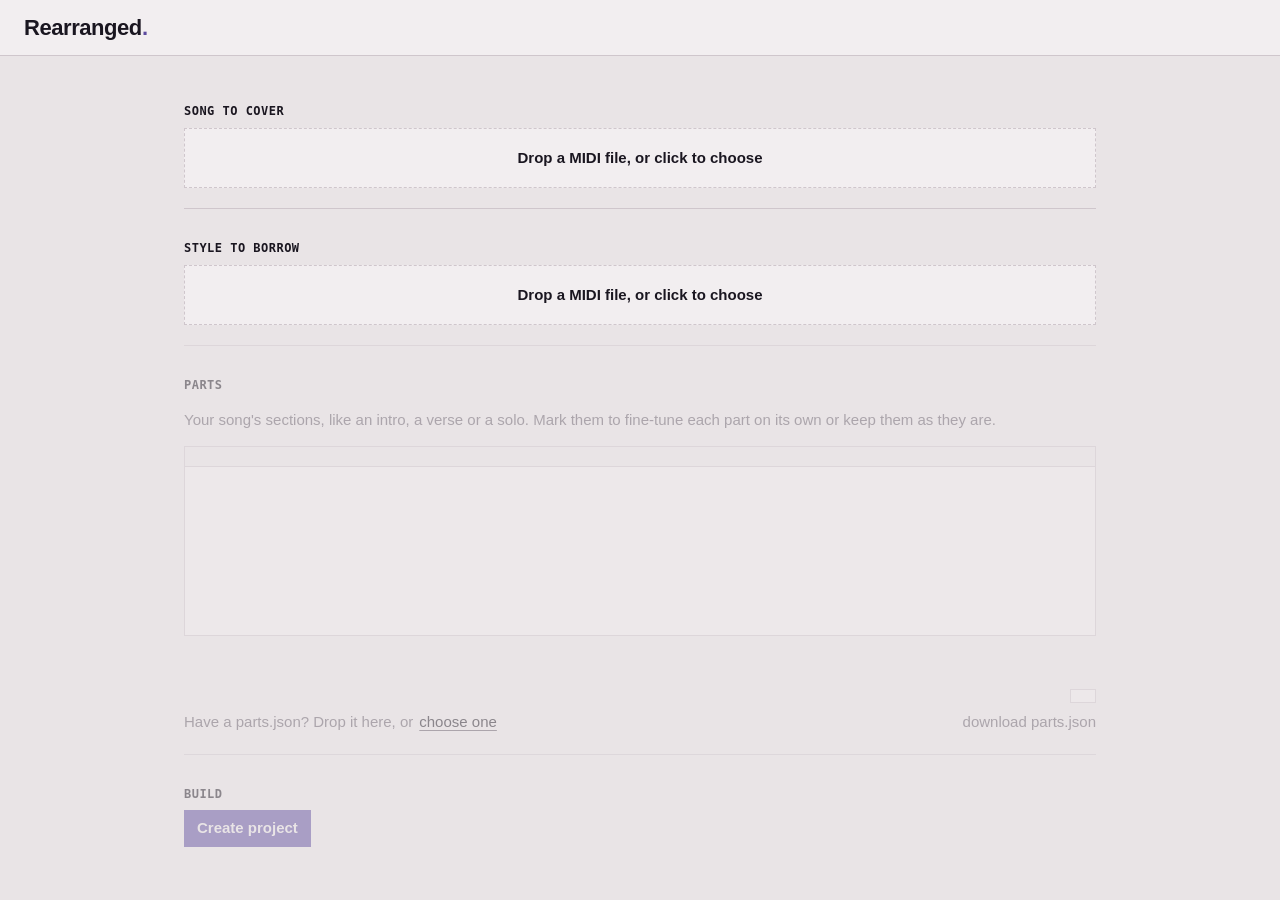
<file: index.html>
<!doctype html>
<html lang="en" data-category="transform">
<head>
<meta charset="utf-8">
<meta name="viewport" content="width=device-width, initial-scale=1">
<title>Rearranged</title>
<link rel="icon" href="favicons/favicon-32.png" sizes="32x32" type="image/png">
<link rel="icon" href="favicons/favicon.svg" type="image/svg+xml">
<link rel="apple-touch-icon" href="favicons/apple-touch-icon.png">
<link rel="stylesheet" href="vendor/design/tokens.css">
<link rel="stylesheet" href="app.css">
<script>
  // before paint: ?theme= wins, then the mode saved in any of the products (they share it)
  try { let t = new URLSearchParams(location.search).get("theme");
        if (t !== "paper" && t !== "night") t = localStorage.getItem("swwallowws:mode");
        if (t === "paper" || t === "night") document.documentElement.dataset.theme = t; } catch (_) {}
</script>
<style>
  .lab-row { display: flex; gap: 12px; align-items: center; border-bottom: var(--hairline); }
  .lab { flex: 1; display: flex; gap: 16px; align-items: baseline; padding: 12px 0;
         color: inherit; text-decoration: none; flex-wrap: wrap; }
  .lab:hover b { color: var(--acc); }
  .lab b { font-size: 16px; }
  /* two clicks to delete: the first fills it in the accent, the second deletes */
  .lab-del[data-armed] { background: var(--acc); border-color: var(--acc); color: var(--ground); }
</style>
</head>
<body>
<header class="ds-header">
  <a class="ds-wordmark" href="index.html">Rearranged<span class="dot">.</span></a>
  <div class="modes end"></div>
</header>
<main>
  <div class="section-head" style="border-top:0;margin-top:0;padding-top:0">
    <h2>Your projects</h2><span class="spacer"></span><a class="ds-button primary" href="new.html">New project</a>
  </div>
  <p class="mut">Rearrange a song in the style of another.</p>
  <div id="labs" class="mut">Loading…</div>
</main>
<script type="module">
import { labHref, setupRuns } from "./js/runs.js";
import { iconButton } from "./vendor/design/iconbutton.js";
const esc = (s) => String(s).replace(/[&<>"']/g, (c) => ({"&": "&amp;", "<": "&lt;", ">": "&gt;", '"': "&quot;", "'": "&#39;"}[c]));
const box = document.getElementById("labs");
try {
  const B = await setupRuns();
  const labs = await B.labs();
  // nothing to list yet: start a new project straight away
  if (!labs.length) location.replace("new.html");
  else {
    box.classList.remove("mut");
    box.innerHTML = labs.map((l) =>
      `<div class="lab-row" data-id="${esc(l.id)}"><a class="lab" href="${labHref(l.id)}"><b>${esc(l.title)}</b>` +
      `${l.donor ? `<span class="mut">with ${esc(l.donor)}</span>` : ""}<span>${esc(l.part)}</span>` +
      `<span class="spacer"></span><span class="mut mono">${new Date(l.at * 1000).toLocaleString([], {dateStyle: "short", timeStyle: "short"})}</span></a>` +
      `<button type="button" class="lab-del" data-icon="close" data-size="s" data-label="Delete this project"></button></div>`).join("");
    let armed = null, disarm = 0;
    const calm = () => { clearTimeout(disarm); if (armed) { armed.removeAttribute("data-armed"); armed.title = "Delete this project"; } armed = null; };
    for (const b of box.querySelectorAll(".lab-del")) {
      iconButton(b);
      b.addEventListener("click", async () => {
        const row = b.closest(".lab-row");
        if (armed !== b) {
          calm();
          armed = b;
          b.setAttribute("data-armed", "");
          b.title = `Click again to delete ${row.querySelector("b").textContent}`;
          disarm = setTimeout(calm, 4000);
          return;
        }
        calm();
        try { await B.deleteLab(row.dataset.id); } catch (err) { box.insertAdjacentText("afterbegin", err.message); return; }
        row.remove();
        if (!box.querySelector(".lab-row")) location.replace("new.html");
      });
    }
  }
} catch (err) {
  box.textContent = err.message;
}
</script>
</body>
</html>
</file>
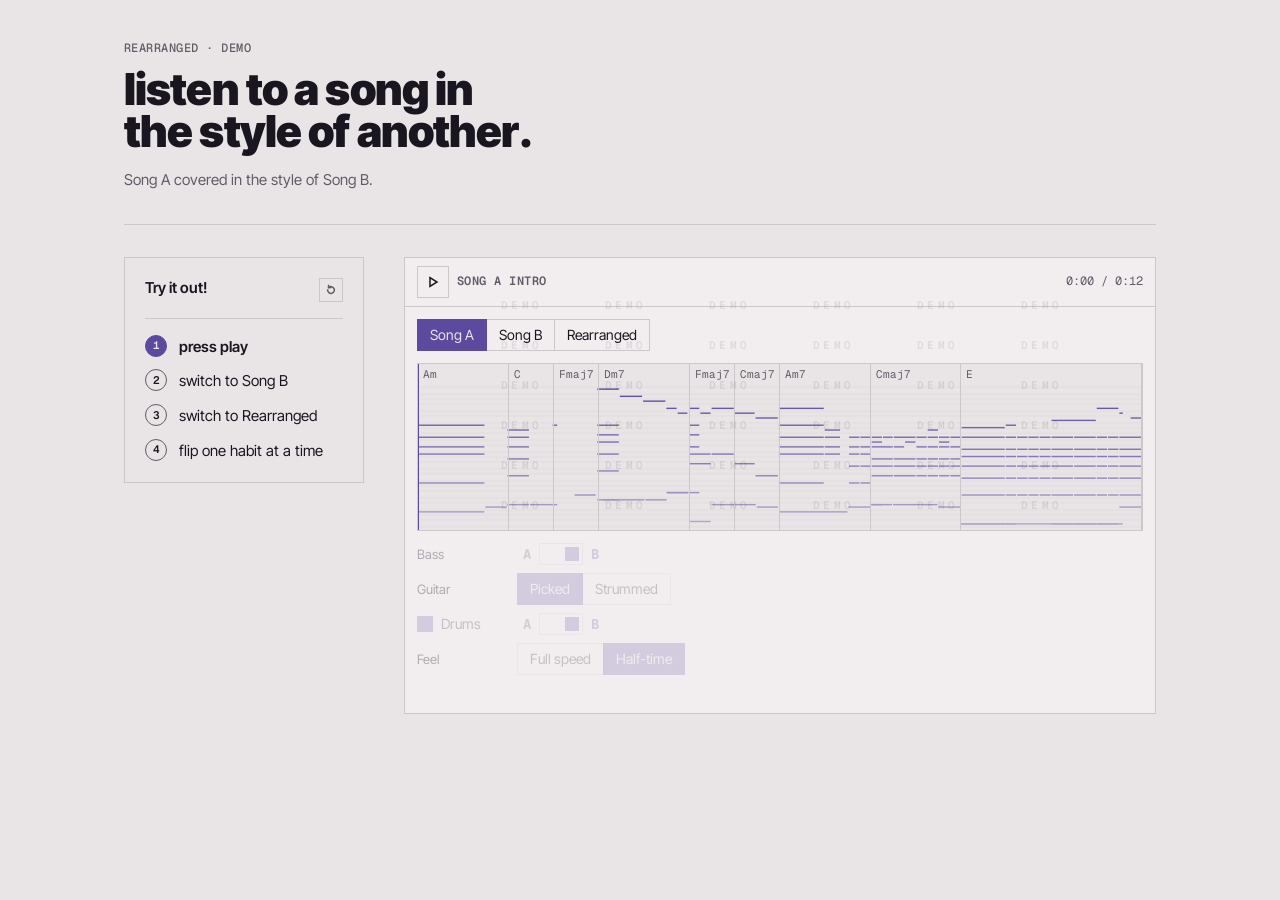
<file: try/index.html>
<!doctype html>
<html lang="en" data-category="transform">
<head>
  <meta charset="utf-8">
  <meta name="viewport" content="width=device-width, initial-scale=1">
  <title>Rearranged: guided part</title>
  <link rel="icon" href="../favicons/favicon-32.png" sizes="32x32" type="image/png">
  <link rel="icon" href="../favicons/favicon.svg" type="image/svg+xml">
  <link rel="apple-touch-icon" href="../favicons/apple-touch-icon.png">
  <link rel="stylesheet" href="../vendor/design/tokens.css">
  <link rel="stylesheet" href="../vendor/design/steprail.css">
  <link rel="stylesheet" href="../vendor/design/iconbutton.css">
  <link rel="stylesheet" href="../vendor/design/demoshell.css">
  <link rel="stylesheet" href="../vendor/design/playhead.css">
  <link rel="stylesheet" href="../vendor/design/controls.css">
  <link rel="stylesheet" href="try.css">
  <script>
    // Set the mode before first paint: ?theme=paper|night (from the showcase
    // frame) wins; otherwise the system scheme applies. The demo shell reads
    // ?embed=1 itself.
    (function () {
      var q = new URLSearchParams(location.search);
      var t = q.get("theme");
      if (t === "paper" || t === "night") document.documentElement.dataset.theme = t;
    })();
  </script>
</head>
<body>
  <div id="demo">
    <div class="live">
      <p id="missing" class="missing" hidden></p>

      <section class="pane" id="part-pane" aria-label="One part, played in a loop" data-demoshell-mark>
        <!-- Play first, top-left of the product (design 1.15). -->
        <div class="pane-bar">
          <span class="bar-start">
            <button type="button" id="play" disabled data-icon="play" data-toggle></button>
            <span class="ds-label" id="part-name">Part</span>
          </span>
          <span id="time" class="mono mut small"></span>
        </div>
        <div class="transport">
          <span role="group" aria-label="Which version plays" class="ds-choice" id="views">
            <button type="button" data-view="original" aria-pressed="true">Song A</button>
            <button type="button" data-view="songb" aria-pressed="false" hidden>Song B</button>
            <button type="button" data-view="rearranged" aria-pressed="false">Rearranged</button>
          </span>
        </div>
        <dl id="songs" class="songs small" hidden>
          <div><dt>Song A</dt><dd id="song-a"></dd></div>
          <div id="song-b-row"><dt>Song B</dt><dd id="song-b"></dd></div>
        </dl>
        <div id="strip" class="strip">
          <canvas id="roll" class="behind" aria-label="Piano roll of the version playing"></canvas>
          <div id="chords" class="chords" aria-hidden="true"></div>
          <div id="head" class="playhead"></div>
          <p id="strip-msg" class="strip-msg mono mut small">loading…</p>
        </div>
        <div id="habits" class="habits" aria-label="Habits" data-demoshell-nomark></div>
        <p id="changed" class="changed small" aria-live="polite"></p>
      </section>

      <section class="pane" id="song-pane" hidden aria-label="The whole song" data-demoshell-mark>
        <div class="pane-bar">
          <span class="ds-label">Whole song</span>
          <span id="song-status" class="mono mut small"></span>
        </div>
        <p class="pane-note mut small">Pick a cover, or click a part to jump there.</p>
        <div class="transport">
          <button type="button" id="song-play" disabled data-icon="play" data-toggle></button>
          <span id="song-time" class="mono mut small"></span>
        </div>
        <div id="sections" class="sections" aria-label="Song A's parts: click one to play from there"><div id="sec-head" class="head-line"></div></div>
        <div id="covers" class="covers" role="group" aria-label="Covers of the whole song"></div>
      </section>
    </div>
  </div>

  <script type="module" src="try.js"></script>
</body>
</html>
</file>
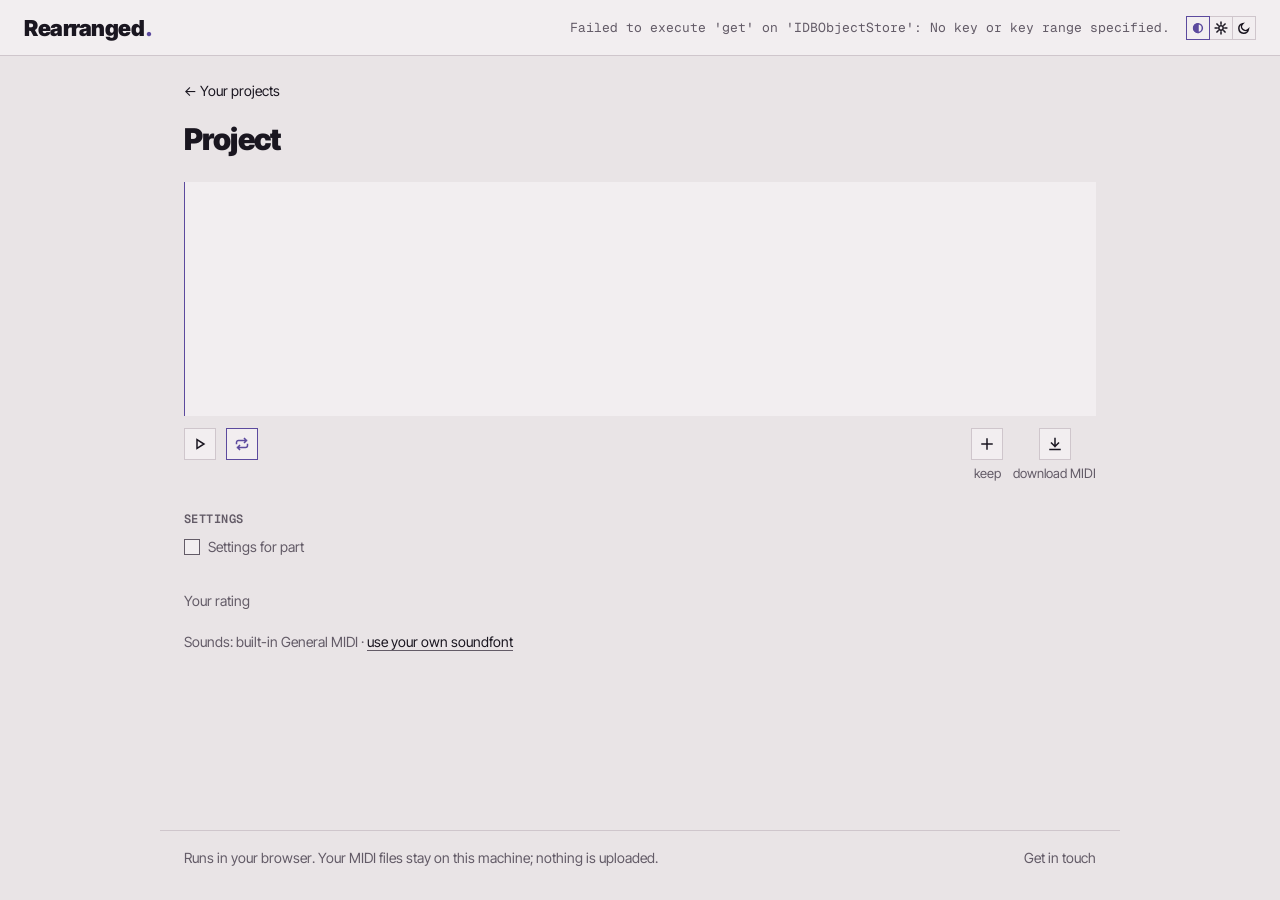
<file: lab.html>
<!doctype html>
<html lang="en" data-category="transform">
<head>
<meta charset="utf-8">
<meta name="viewport" content="width=device-width, initial-scale=1">
<title>Rearranged project</title>
<link rel="icon" href="favicons/favicon-32.png" sizes="32x32" type="image/png">
<link rel="icon" href="favicons/favicon.svg" type="image/svg+xml">
<link rel="apple-touch-icon" href="favicons/apple-touch-icon.png">
<link rel="stylesheet" href="vendor/design/tokens.css">
<link rel="stylesheet" href="vendor/design/playhead.css">
<link rel="stylesheet" href="app.css">
<script>
  // before paint: ?theme= wins, then the mode saved in any of the products (they share it)
  try { let t = new URLSearchParams(location.search).get("theme");
        if (t !== "paper" && t !== "night") t = localStorage.getItem("swwallowws:mode");
        if (t === "paper" || t === "night") document.documentElement.dataset.theme = t; } catch (_) {}
</script>
<style>
  /* one strip, one player, one set of settings */
  h1 { margin: 0; font-weight: var(--head-weight); letter-spacing: var(--head-tracking); font-size: 30px; color: var(--ink); text-transform: none; text-wrap: balance; }
  .sub { margin: 2px 0 20px; color: var(--ink-mut); font-size: 16px; }
  /* the strip: bar numbers, the parts, the picked part's chords, the song's notes; the lanes told apart by space and tone */
  .view { position: relative; background: var(--ground-2); padding-top: 6px; user-select: none; }
  .ruler { position: relative; height: 18px; }
  .ruler span { position: absolute; top: 0; padding-left: 3px; font: 11px/1 var(--font-mono); color: var(--ink-mut); }
  .parts { position: relative; height: 30px; margin: 4px 0; }
  .part { position: absolute; top: 0; bottom: 0; margin: 0 1px; padding: 8px 10px; background: var(--band); font: 600 13px/1 var(--font-sans);
          color: var(--ink-mut); cursor: pointer; overflow: hidden; white-space: nowrap; text-overflow: ellipsis; }
  .part:hover { color: var(--ink); }
  .part.sel { background: var(--acc); color: var(--ground); }
  .part .own { display: inline-block; width: 6px; height: 6px; background: currentColor; margin-left: 6px; vertical-align: 1px; }
  /* chords stay quiet; one the engine isn't sure of carries a question mark, a little dimmer, and a hover shows it can be fixed */
  .chords { position: relative; height: 22px; }
  .chord { position: absolute; top: 0; padding: 4px; font: 12px/1 var(--font-mono); color: var(--ink-mut); opacity: .55;
           overflow: hidden; white-space: nowrap; cursor: pointer; }
  .chord.unsure { opacity: .38; }
  .chord.unsure::after { content: "?"; }
  .chord:hover { opacity: 1; color: var(--ink); text-decoration: underline; text-underline-offset: 3px; }
  .rollbox { position: relative; height: 150px; }
  .behind { position: absolute; inset: 0; width: 100%; height: 100%; pointer-events: none; }
  .loopband { position: absolute; top: 0; bottom: 0; background: color-mix(in oklab, var(--acc) 9%, transparent); pointer-events: none; }
  .view .playhead { top: 0; z-index: 2; pointer-events: none; }
  #chord-fix:empty { display: none; }
  #chord-fix input { font: 14px var(--font-mono); width: 90px; padding: 5px 8px; border: var(--hairline); background: var(--ground-2); color: var(--ink); }
  .transport { display: flex; gap: 10px; align-items: flex-start; flex-wrap: wrap; margin: 12px 0 4px; }
  .transport .time { font: 13px var(--font-mono); color: var(--ink-mut); line-height: 32px; }
  /* keep and download: the icon with its words under it */
  .tool { display: inline-flex; flex-direction: column; align-items: center; gap: 4px; }
  .tool-label { font-size: 13px; color: var(--ink-mut); white-space: nowrap; }
  .settings { margin-top: 28px; }
  .explain { margin: 6px 0 14px; color: var(--ink-mut); font-size: var(--text-ui); max-width: 70ch; }
  .rating { display: flex; gap: 16px; align-items: center; flex-wrap: wrap; margin-top: 18px; }
  .rating .label { width: 8.5rem; color: var(--ink-mut); font-size: var(--text-ui); }
  .rating .explain { margin: 0; }
  /* covers you kept: a click takes its settings, a double-click on the name renames it, its
     rating for the picked part beside it; the one playing is marked */
  .covers { margin-top: 28px; }
  .covers ul { list-style: none; margin: 8px 0 0; padding: 0; display: grid; gap: 4px; }
  .covers li { display: flex; gap: 12px; align-items: center; padding: 4px 8px; border-left: 2px solid transparent; cursor: pointer; }
  .covers li:hover { background: var(--ground-2); }
  .covers li.now { border-left-color: var(--acc); }
  .covers li .name { flex: 1; min-width: 0; font-weight: 600; overflow: hidden; text-overflow: ellipsis; white-space: nowrap; }
  .covers li input { flex: 1; min-width: 0; font-size: var(--text-body); font-weight: 600; padding: 2px 6px; }
  .mini-pips { display: inline-flex; gap: 3px; }
  .mini-pips i { width: 8px; height: 8px; box-sizing: border-box; border: 1px solid var(--ink-mut); }
  .mini-pips i.on { background: var(--acc); border-color: var(--acc); }
  /* removing takes two clicks: the first arms the close, which fills in the accent */
  .covers [data-forget][data-armed] { background: var(--acc); border-color: var(--acc); color: var(--ground); }
  #sf-row { font-size: var(--text-ui); margin: 20px 0 0; }
</style>
</head>
<body>
<header class="ds-header">
  <a class="ds-wordmark" href="index.html">Rearranged<span class="dot">.</span></a>
  <span id="status" class="mono mut end">Loading…</span>
  <div class="modes end"></div>
</header>
<main>
  <p class="back"><a href="index.html">← Your projects</a></p>
  <h1 id="title">Project</h1>
  <p class="sub" id="sub"></p>

  <div class="view" id="view">
    <div class="ruler" id="ruler"></div>
    <div class="parts" id="parts" role="group" aria-label="The song's parts: pick one"></div>
    <div class="chords" id="chords" aria-label="Chords of the picked part"></div>
    <div class="rollbox" id="rollbox"><canvas id="roll" class="behind" aria-label="Piano roll of the cover"></canvas><div class="loopband" id="band"></div></div>
    <div id="head" class="playhead"></div>
  </div>
  <div class="row" id="chord-fix"></div>

  <div class="transport">
    <button id="play" type="button" data-icon="play" data-toggle data-key="Space" aria-label="Play"></button>
    <button id="loop" type="button" data-icon="loop" data-toggle aria-pressed="true" aria-label="Loop the picked part"></button>
    <span class="time" id="time"></span>
    <span class="spacer"></span>
    <span class="tool"><button id="keep" type="button" data-icon="plus" data-toggle data-pressed-icon="check" aria-label="Keep this cover"></button><span class="tool-label">keep</span></span>
    <span class="tool"><button id="download" type="button" data-icon="download" aria-label="Download this cover as MIDI"></button><span class="tool-label">download MIDI</span></span>
  </div>

  <section class="settings">
    <h2>Settings</h2>
    <label class="ds-check"><input type="checkbox" id="own"><span id="own-label">Settings for part</span></label>
    <p class="explain" id="own-note"></p>
    <div class="grid" id="switches"></div>
    <div class="rating"><span class="label">Your rating</span><span class="ds-pips" id="pips" role="group" aria-label="Your rating"></span><span class="explain" id="rate-note"></span></div>
  </section>

  <section class="covers" id="covers-box" hidden><h2>Kept covers</h2><ul id="covers"></ul></section>
  <p class="mut hidden" id="sf-row">Sounds: <span id="sf-note"></span> <a href="#" id="sf-own">use your own soundfont</a><input type="file" id="soundfont" accept=".sf2,.sf3" class="hidden"></p>
</main>
<script type="module">
import { setupRuns } from "./js/runs.js";
import { makeSynth } from "./js/synth.js";
import { seekable, heardTime, outputDelay } from "./vendor/design/playhead.js";
import { iconButton } from "./vendor/design/iconbutton.js";

const $ = (id) => document.getElementById(id);
const esc = (s) => String(s).replace(/[&<>"']/g, (c) => ({"&": "&amp;", "<": "&lt;", ">": "&gt;", '"': "&quot;", "'": "&#39;"}[c]));
const fmt = (s) => `${Math.floor(s / 60)}:${String(Math.floor(s % 60)).padStart(2, "0")}`;
const lid = new URLSearchParams(location.search).get("id");
const B = await setupRuns();
const synth = makeSynth(() => B.soundfont(lid));

let lab = null, parts = [], pick = 0, loopOn = true, ready = false;
let headAt = null;                      // where a drag holds the head, while it lasts
let wrap = null;                        // the loop's last jump back: { end, to }
let drawn = 0;                          // where the head was last drawn (seconds)
let at = 0;                             // where the head rests while nothing plays
let cover = null, bytes = null;         // the cover playing: {stem, midi}, and its file
let roll = null, ratings = {};
const songLength = () => (parts.length ? parts[parts.length - 1].end : 0);
const playing = () => synth.running && synth.mode === "song";
const now = () => (playing() ? synth.time : at);
const part = () => parts[pick];

// ---- settings: one set for the whole song; a part can have its own ("Settings for part X")
let base = { bass: "donor", guitar: "picked", lead: false, drums: "donor", feel: "half" };
let own = {};                           // part name -> that part's settings
const cur = () => own[part()?.name] || base;
const NAMES = { bass: "Bass", guitar: "Guitar", lead: "Your lead guitar", drums: "Drums", feel: "Feel" };
const CHOICES = { guitar: [["picked", "Picked"], ["strummed", "Strummed"]], lead: [[true, "Kept"], [false, "Out"]],
                  feel: [["half", "Half-time"], ["straight", "Full speed"]] };
const AB = { bass: { song: "Yours", donor: "Song B style" }, drums: { song: "Yours", donor: "Song B groove" } };
const lastDrums = {};                   // the side drums come back on, per scope
const scope = () => (own[part()?.name] ? part().name : "");

// Song A or Song B: plain letters either side of a switch (design's .ds-switch)
function abSwitch(k, side, off) {
  const w = AB[k], dis = off ? " disabled" : "", other = side === "song" ? "donor" : "song";
  const end = (l, letter) => `<button type="button" class="${side === l ? "on" : ""}" data-k="${k}" data-v="${l}" title="${w[l]}" aria-label="${NAMES[k]}: ${w[l]}"${dis}>${letter}</button>`;
  return `<span class="ds-switch" role="group" aria-label="${NAMES[k]}">${end("song", "A")}<button type="button" class="ds-switch-track" data-k="${k}"
    data-v="${other}" title="${w[other]}" aria-label="${NAMES[k]}: ${w[other]}"${dis}></button>${end("donor", "B")}</span>`;
}
function drawSettings() {
  const s = cur(), p = part();
  const name = p ? `<i>${esc(p.name)}</i>` : "";
  $("own-label").innerHTML = `<span>Settings for part ${name}</span>`;   // one item: the square's gap stays out of the words
  $("own").checked = !!own[p?.name];
  $("own-note").innerHTML = own[p?.name]
    ? `These settings play in part ${name} only; the rest of the song keeps its own.`
    : "These settings play through the whole song.";
  if (s.drums !== "none") lastDrums[scope()] = s.drums;
  const choice = (k) => `<span class="label">${NAMES[k]}</span><span class="choice ds-choice">${CHOICES[k].map(([v, label]) =>
    `<button type="button" class="${s[k] === v ? "on" : ""}" data-k="${k}" data-v="${v}">${label}</button>`).join("")}</span>`;
  $("switches").innerHTML =
    `<span class="label">${NAMES.bass}</span>${abSwitch("bass", s.bass)}` + choice("guitar") + choice("lead") +
    `<label class="ds-check label"><input type="checkbox" id="drums-on"${s.drums !== "none" ? " checked" : ""}><span>${NAMES.drums}</span></label>` +
    abSwitch("drums", lastDrums[scope()] || "donor", s.drums === "none") + choice("feel");
  drawParts();
  drawRating();
}
$("switches").addEventListener("click", (e) => {
  const b = e.target.closest("button[data-k]");
  if (!b || b.disabled) return;
  const v = b.dataset.v;
  cur()[b.dataset.k] = v === "true" ? true : v === "false" ? false : v;
  changed();
});
$("switches").addEventListener("change", (e) => {
  if (e.target.id !== "drums-on") return;
  cur().drums = e.target.checked ? lastDrums[scope()] || "donor" : "none";
  changed();
});
$("own").onchange = () => {
  const n = part().name;
  if ($("own").checked) own[n] = { ...base }; else delete own[n];
  changed();
};
function changed() { drawSettings(); renderCover(); }

// ---- the rating: of the picked part as the settings make it, kept for when you come back
const rateKey = () => { const s = cur(); return [part().name, s.bass, s.guitar, s.lead, s.drums, s.feel].join("|"); };
function drawRating() {
  if (!part()) return;
  const r = ratings[rateKey()] || 0, name = `<i>${esc(part().name)}</i>`;
  $("pips").innerHTML = [1, 2, 3, 4, 5].map((n) => `<button type="button" class="${n <= r ? "on" : ""}" data-s="${n}" aria-pressed="${n === r}" aria-label="Rate ${n} of 5" title="${n} of 5"></button>`).join("");
  $("rate-note").innerHTML = r ? `your rating for part ${name} with these settings` : `not rated yet: how does part ${name} sound?`;
  drawList();                           // the kept covers show the picked part's ratings too
}
$("pips").addEventListener("click", async (e) => {
  const b = e.target.closest("button[data-s]");
  if (!b) return;
  const n = +b.dataset.s, key = rateKey();
  ratings = await B.rateConfig(lid, key, ratings[key] === n ? 0 : n);   // the same pip again clears it
  drawRating();
});

// ---- the cover: the whole song with the settings, made in the browser (a cover already made
// comes back at once); playing, it swaps in at the same moment
// a part's own settings go along only where they differ from the song's, so the same sound is
// always the same cover
const KEYS = ["bass", "guitar", "lead", "drums", "feel"];
const differs = (p) => Object.fromEntries(KEYS.filter((k) => p[k] !== base[k]).map((k) => [k, p[k]]));
const body = () => ({ ...base, parts: Object.fromEntries(Object.entries(own)
  .filter(([n]) => parts.some((p) => p.name === n)).map(([n, p]) => [n, differs(p)]).filter(([, d]) => Object.keys(d).length)) });
let asked = 0;
async function renderCover() {
  const my = ++asked;
  $("status").textContent = "making the cover…";
  try {
    const r = await B.cover(lid, body());
    if (my !== asked) return;
    await show(r);
    $("status").textContent = "";
  } catch (err) { $("status").textContent = err.message; }
  listCovers();
}
async function show(r) {
  if (cover?.stem === r.stem) return;
  cover = r;
  drawKeep();
  drawList();
  bytes = B.fileBytes(lid, r.midi);
  if (playing()) start(synth.time);
  const got = await B.coverRoll(lid, r.stem);
  if (cover?.stem !== r.stem) return;
  const ps = got.notes.map((n) => n.p);
  roll = { ...got, range: ps.length ? [Math.min(...ps) - 1, Math.max(...ps) + 1] : [48, 72] };
  drawRoll();
}

// ---- the player: the cover from the playhead; with the loop on it repeats the picked part
const playBtn = iconButton($("play"));
const loopBtn = iconButton($("loop"), { onPress: (on) => { loopOn = on; drawBand(); } });
async function start(from) {
  if (!cover) return;
  const p = part();
  if (loopOn && p && (from < p.start - 1e-3 || from >= p.end - 0.05)) from = p.start;
  try {
    await synth.start(cover.midi, bytes, from, { mode: "song" });
  } catch (err) { $("status").textContent = `no playback: ${err.message}`; return; }
  playBtn.setPressed(true);
}
function stop() { at = synth.time; synth.stop(); playBtn.setPressed(false); }
$("play").onclick = () => { synth.audio(); wrap = null; if (playing()) stop(); else start(at); };
synth.onended = () => { synth.running = false; at = 0; playBtn.setPressed(false); };

// a click or drag anywhere on the notes moves the playhead (the design system's playhead.js):
// playing, the head follows the pointer and the sound moves once, on release
seekable($("rollbox"), {
  duration: () => songLength(),
  enabled: () => ready,
  onScrub: (t) => { headAt = t; if (!playing()) at = t; },
  onSeek: (t) => { headAt = null; wrap = null; if (playing()) start(t); else at = t; pickAt(t); },
  onCancel: () => { headAt = null; },
});
function pickAt(t) {
  const i = parts.findIndex((p) => t >= p.start && t < p.end);
  if (i >= 0 && i !== pick) choose(i, false);
}

// the head as heard. Right after the loop jumps back, the part's last moments are still on their
// way to the speakers (the output's delay), so the head runs on to the part's end and then jumps,
// instead of waiting at the start as it does after a seek.
function heardHead() {
  const raw = synth.time - outputDelay(synth.ctx);
  if (wrap && synth.from === wrap.to && raw < wrap.to) return wrap.end - (wrap.to - raw);
  return heardTime(synth.time, synth.from, synth.ctx);
}

// the loop: at the picked part's end, back to its start
function follow() {
  const p = part();
  if (playing() && loopOn && p && synth.time >= p.end - 0.02) { wrap = { end: synth.time, to: p.start }; start(p.start); }
  const t = Math.min(headAt ?? (playing() ? heardHead() : at), songLength());
  drawn = t;
  if (songLength()) {
    $("head").style.left = `${(100 * t) / songLength()}%`;
    $("time").textContent = `${fmt(t)} / ${fmt(songLength())}`;
    if (playing()) drawRoll();
  }
  requestAnimationFrame(follow);
}

// ---- the strip
function drawRuler() {
  // bar lines from each part's bars and times; numbered as many as fit
  const ticks = [];
  for (const p of parts) {
    if (!p.bars) continue;
    const [a, b] = p.bars, len = (p.end - p.start) / Math.max(1, b - a + 1);
    for (let n = a; n <= b; n++) ticks.push([n, p.start + (n - a) * len]);
  }
  const w = $("view").clientWidth || 1, every = [1, 2, 4, 8, 16, 32, 64].find((s) => (s * w) / Math.max(1, ticks.length) >= 26) || 128;
  $("ruler").innerHTML = ticks.filter(([n]) => (n - 1) % every === 0).map(([n, t]) => `<span style="left:${(100 * t) / songLength()}%">${n}</span>`).join("");
}
function drawParts() {
  const L = songLength() || 1;
  $("parts").innerHTML = parts.map((p, i) => `<span class="part${i === pick ? " sel" : ""}" data-i="${i}" style="left:${(100 * p.start) / L}%;width:calc(${(100 * (p.end - p.start)) / L}% - 2px)"
    title="${esc(p.name)}">${esc(p.name)}${own[p.name] ? '<span class="own" title="has its own settings"></span>' : ""}</span>`).join("");
  drawBand();
}
function drawBand() {
  const p = part(), L = songLength() || 1;
  $("band").hidden = !(loopOn && p);
  if (p) { $("band").style.left = `${(100 * p.start) / L}%`; $("band").style.width = `${(100 * (p.end - p.start)) / L}%`; }
}
$("parts").addEventListener("click", (e) => {
  const el = e.target.closest(".part");
  if (el) choose(+el.dataset.i, true);
});
// picking a part: its chords come from the project rebuilt for it (it keeps the chord fixes)
async function choose(i, jump) {
  pick = i;
  if (jump) { if (playing()) start(part().start); else at = part().start; }
  drawSettings();
  $("chords").innerHTML = "";
  if (lab && lab.part_index !== i) {
    await B.setPart(lid, i);
    await reloadLab();
  } else drawChords();
}
async function reloadLab() {
  for (;;) {
    lab = await B.lab(lid);
    if (!lab.busy) break;
    $("status").textContent = "rebuilding…";
    await new Promise((ok) => setTimeout(ok, 200));
  }
  $("status").textContent = lab.error ? `rebuild failed: ${lab.error}` : "";
  if (lab.part_index === pick) drawChords();
}

// chord names as charts write them: Cmaj7 as CM7, Csus4 as Csus (the full name in the tooltip)
const short = (c) => c.replace("maj7", "M7").replace("sus4", "sus");
function drawChords() {
  const L = songLength() || 1, p = part();
  $("chords").innerHTML = lab.segments.filter((s) => s.chord && s.end > p.start && s.start < p.end).map((s) => {
    const a = Math.max(s.start, p.start), b = Math.min(s.end, p.end), unsure = s.confidence < 0.05;
    return `<span class="chord${unsure ? " unsure" : ""}" data-index="${s.index}" style="left:${(100 * a) / L}%;width:${(100 * (b - a)) / L}%"
      title="${esc(s.chord)}${unsure ? ": not sure about this one" : ""}, click to fix it">${esc(short(s.chord))}</span>`;
  }).join("");
  for (const el of $("chords").children) {           // a name longer than its box steps down, to 10px
    for (let px = 12; el.scrollWidth > el.clientWidth && px > 10;) el.style.fontSize = `${--px}px`;
  }
}
$("chords").addEventListener("click", (e) => {
  const el = e.target.closest(".chord");
  if (el) fixChord(+el.dataset.index);
});
function fixChord(index) {
  const s = lab.segments.find((x) => x.index === index);
  $("chord-fix").innerHTML = `<span class="mut">Chord at ${fmt(s.start)}</span><input id="chord-name" value="${esc(s.chord || "")}" aria-label="Chord name">
    <button id="chord-save" type="button" data-icon="check" aria-label="Rebuild with this chord"></button><span class="mut">or ${esc(s.runner_up || "none")}</span>`;
  iconButton($("chord-save"), { onPress: async () => {
    try {
      await B.chord(lid, index, $("chord-name").value.trim());
      $("chord-fix").innerHTML = "";
      await reloadLab();
      cover = null; renderCover();                    // the cover follows the fixed chord
    } catch (err) { $("status").textContent = err.message; }
  } });
  $("chord-name").focus();
}

// ---- the piano roll of the cover (design/roll.md), notes tinted by pitch, sounding notes in full accent
let palette = null;
function colorOf(token) {
  const el = document.createElement("span");
  el.style.color = `var(${token})`; document.body.appendChild(el);
  const m = getComputedStyle(el).color.match(/[\d.]+/g).slice(0, 3).map(Number); el.remove();
  return m;
}
const rgb = (c) => `rgb(${c.map(Math.round).join(",")})`;
const mix = (a, b, p) => rgb(a.map((x, i) => x * p + b[i] * (1 - p)));
const readPalette = () => ({ acc: colorOf("--acc"), ground: colorOf("--ground-2"), band: colorOf("--band"), ink: colorOf("--ink") });
function drawRoll() {
  const cv = $("roll"), dpr = devicePixelRatio || 1, w = cv.clientWidth, h = cv.clientHeight, L = songLength();
  if (!w || !L) return;
  palette = palette || readPalette();
  cv.width = w * dpr; cv.height = h * dpr;
  const g = cv.getContext("2d"); g.scale(dpr, dpr);
  const { acc, ground, band, ink } = palette;
  g.clearRect(0, 0, w, h);
  if (!roll) return;
  const [lo, hi] = roll.range, rh = (h - 4) / (hi - lo + 1), xs = w / L, y = (p) => h - 2 - (p - lo + 1) * rh;
  g.fillStyle = mix(band, ground, 0.45);
  for (let p = lo; p <= hi; p++) if ([1, 3, 6, 8, 10].includes(((p % 12) + 12) % 12)) g.fillRect(0, y(p), w, rh);
  const t = playing() ? synth.time : -1;
  for (const n of roll.notes) {
    const on = t >= n.s && t < n.e, x = n.s * xs, nw = Math.max(1, (n.e - n.s) * xs - 1), ny = y(n.p), nh = Math.max(1, rh - 1);
    g.fillStyle = on ? rgb(acc) : mix(acc, ground, 0.4 + 0.6 * Math.max(0, Math.min(1, (n.p - lo) / Math.max(1, hi - lo))));
    g.fillRect(x, ny, nw, nh);
    if (on && nh > 2) { g.strokeStyle = rgb(ink); g.lineWidth = 1; g.strokeRect(x + 0.5, ny + 0.5, nw - 1, nh - 1); }
  }
}
const repaint = () => { palette = readPalette(); drawRoll(); };
matchMedia("(prefers-color-scheme: dark)").addEventListener("change", repaint);
addEventListener("themechange", repaint);
addEventListener("resize", () => { drawRuler(); drawRoll(); if (lab) drawChords(); });

// ---- covers you keep: the plus keeps the one playing, under a name you can change; play one to
// take its settings back, save its MIDI, or take it off the list
let covers = [];
const keepBtn = iconButton($("keep"), { onPress: async (on) => {
  if (!cover) return;
  if (on) await B.keepCover(lid, cover.stem, `Cover ${covers.filter((c) => c.kept).length + 1}`);
  else await B.forgetCover(lid, cover.stem);
  listCovers();
} });
function drawKeep() { keepBtn.setPressed(!!covers.find((c) => c.stem === cover?.stem)?.kept); }
const WORDS = { bass: (v) => `bass ${v === "donor" ? "B" : "A"}`, guitar: (v) => v, lead: (v) => `lead ${v === true || v === "true" ? "kept" : "out"}`,
                drums: (v) => (v === "none" ? "no drums" : `drums ${v === "donor" ? "B" : "A"}`), feel: (v) => (v === "half" ? "half-time" : "full speed") };
// "bass B · picked · lead out · drums B · half-time", then what a part plays differently: "no drums in verse"
function describe(s) {
  const head = KEYS.map((k) => WORDS[k](s[k])).join(" · ");
  const ps = Object.entries(s.parts || {}).map(([n, p]) => `${KEYS.filter((k) => k in p).map((k) => WORDS[k](p[k])).join(", ")} in <i>${esc(n)}</i>`);
  return [head, ...ps].join(" · ");
}
async function listCovers() {
  covers = (await B.covers(lid)).filter((c) => c.status === "done");
  drawKeep();
  drawList();
}
// the list from what is known: redrawn when the part, a rating or the cover playing changes
function drawList() {
  const list = covers.filter((c) => c.kept).sort((a, b) => b.keptAt - a.keptAt);
  $("covers-box").hidden = !list.length;
  const plain = (s) => describe(s).replace(/<\/?i>/g, "");
  $("covers").innerHTML = list.map((c) => `<li data-stem="${c.stem}" class="${c.stem === cover?.stem ? "now" : ""}" title="${esc(plain(c.settings))}">
    <span class="name" title="Double-click to rename">${esc(c.name || "Cover")}</span>${miniPips(ratingOf(c.settings))}
    <button type="button" data-forget="${c.stem}" data-icon="close" data-size="s" aria-label="Take it off the list"></button></li>`).join("");
  $("covers").querySelectorAll("[data-icon]").forEach((b) => iconButton(b));
}
// the picked part's rating with a cover's settings (its own settings there, if it has them)
function ratingOf(s) {
  const p = part();
  if (!p) return 0;
  const x = { bass: s.bass, guitar: s.guitar, lead: !!s.lead, drums: s.drums, feel: s.feel, ...(s.parts?.[p.name] || {}) };
  return ratings[[p.name, x.bass, x.guitar, x.lead === true || x.lead === "true", x.drums, x.feel].join("|")] || 0;
}
const miniPips = (n) => `<span class="mini-pips" role="img" aria-label="${n ? `rated ${n} of 5` : "not rated"}">${[1, 2, 3, 4, 5].map((s) => `<i class="${s <= n ? "on" : ""}"></i>`).join("")}</span>`;
// a click on a kept cover takes its settings (and plays it when something plays); a double-click on
// its name renames it; the close removes it on a second click
let arm = null;
$("covers").addEventListener("click", async (e) => {
  const x = e.target.closest("[data-forget]");
  if (x) {
    if (x.hasAttribute("data-armed")) { clearTimeout(arm); await B.forgetCover(lid, x.dataset.forget); listCovers(); return; }
    $("covers").querySelectorAll("[data-armed]").forEach((b) => b.removeAttribute("data-armed"));
    x.setAttribute("data-armed", ""); x.title = "Click again to remove";
    clearTimeout(arm);
    arm = setTimeout(() => { x.removeAttribute("data-armed"); x.title = "Take it off the list"; }, 4000);
    return;
  }
  const li = e.target.closest("li[data-stem]");
  if (!li || e.target.closest("input") || li.dataset.stem === cover?.stem) return;   // already playing
  // on the name, wait a moment: a second click renames instead
  clearTimeout(useLater);
  useLater = setTimeout(async () => {
    take(covers.find((c) => c.stem === li.dataset.stem).settings);
    await renderCover();
  }, e.target.closest(".name") ? 260 : 0);
});
let useLater = null;
$("covers").addEventListener("dblclick", (e) => {
  const n = e.target.closest(".name");
  if (!n) return;
  clearTimeout(useLater);
  const stem = n.closest("li").dataset.stem;
  const input = document.createElement("input");
  input.className = "ds-field"; input.value = n.textContent; input.setAttribute("aria-label", "Name of this cover");
  n.replaceWith(input); input.focus(); input.select();
  const done = async (keep) => { if (keep) await B.renameCover(lid, stem, input.value); listCovers(); };
  input.addEventListener("keydown", (k) => { if (k.key === "Enter") input.blur(); if (k.key === "Escape") { input.onblur = null; done(false); } });
  input.onblur = () => done(true);
});
// a cover's settings back into the page
function take(s) {
  base = { bass: s.bass, guitar: s.guitar, lead: !!s.lead, drums: s.drums, feel: s.feel };
  own = {};
  for (const [n, p] of Object.entries(s.parts || {})) own[n] = { ...base, ...p, lead: p.lead === undefined ? base.lead : !!p.lead };
  drawSettings();
}
async function save(midi) {
  const url = await B.download(lid, midi);
  if (!url) return;
  const a = document.createElement("a");
  const kept = covers.find((c) => c.midi === midi && c.kept);         // a kept cover saves under its name
  a.href = url; a.download = `${$("title").textContent}, ${kept?.name || "rearranged"}.mid`;
  document.body.appendChild(a); a.click(); a.remove();
  setTimeout(() => URL.revokeObjectURL(url), 10000);
}
iconButton($("download"), { onPress: () => { if (cover) save(cover.midi); } });

// ---- sounds: the built-in General MIDI bank, or a soundfont of your own kept in this browser;
// a change reloads the page so the player picks it up
if (B.setSoundfont) {
  $("sf-row").classList.remove("hidden");
  let mine = false;
  const showSf = (sf) => {
    mine = !sf.builtin;
    $("sf-note").textContent = mine ? `${sf.name}, kept in this browser ·` : "built-in General MIDI ·";
    $("sf-own").textContent = mine ? "use the built-in sounds" : "use your own soundfont";
  };
  B.soundfontInfo().then(showSf);
  $("sf-own").onclick = async (e) => { e.preventDefault(); if (mine) { await B.clearSoundfont(); location.reload(); } else $("soundfont").click(); };
  $("soundfont").onchange = async () => {
    const f = $("soundfont").files[0];
    if (!f) return;
    try { await B.setSoundfont(f); location.reload(); } catch (err) { $("sf-note").textContent = err.message; }
  };
}

addEventListener("keydown", (e) => {
  if (["INPUT", "TEXTAREA", "SELECT"].includes(e.target.tagName) || !ready) return;
  if (e.code === "Space") { e.preventDefault(); $("play").click(); }
});

// ---- open: the songs' names, the parts, the project's part, the latest cover's settings
async function open() {
  const [labs, ps] = await Promise.all([B.labs(), B.parts(lid)]);
  const me = labs.find((l) => l.id === lid);
  if (me) { $("title").textContent = me.title; $("sub").textContent = me.donor ? `in the style of ${me.donor}` : ""; document.title = `${me.title} · Rearranged`; }
  parts = ps;
  ratings = await B.configRatings(lid);
  await reloadLab();
  pick = Math.max(0, Math.min(parts.length - 1, lab.part_index ?? 0));
  at = part()?.start || 0;
  const last = (await B.covers(lid)).find((c) => c.status === "done");
  if (last) take(last.settings); else drawSettings();
  drawRuler(); drawChords();
  ready = true;
  synth.audio();
  synth.init().catch((err) => { $("status").textContent = `no playback: ${err.message}`; });
  follow();
  await renderCover();
}

// a small read-only handle for checks (tools/browser-check.mjs reads it; nothing here depends on it)
window.rearrangedLab = {
  get ready() { return ready; }, get playing() { return playing(); }, get songSrc() { return cover?.midi || ""; },
  get songTime() { return now(); }, get headTime() { return drawn; }, get songLength() { return songLength(); }, get part() { return pick; },
  get partSpan() { return part() ? [part().start, part().end] : [0, 0]; },
  get loop() { return loopOn; }, get settings() { return JSON.parse(JSON.stringify(body())); },
  get synthLoaded() { return synth.loaded; }, get peak() { return synth.peak(); },
};
open().catch((err) => { $("status").textContent = err.message; });
</script>
</body>
</html>
</file>
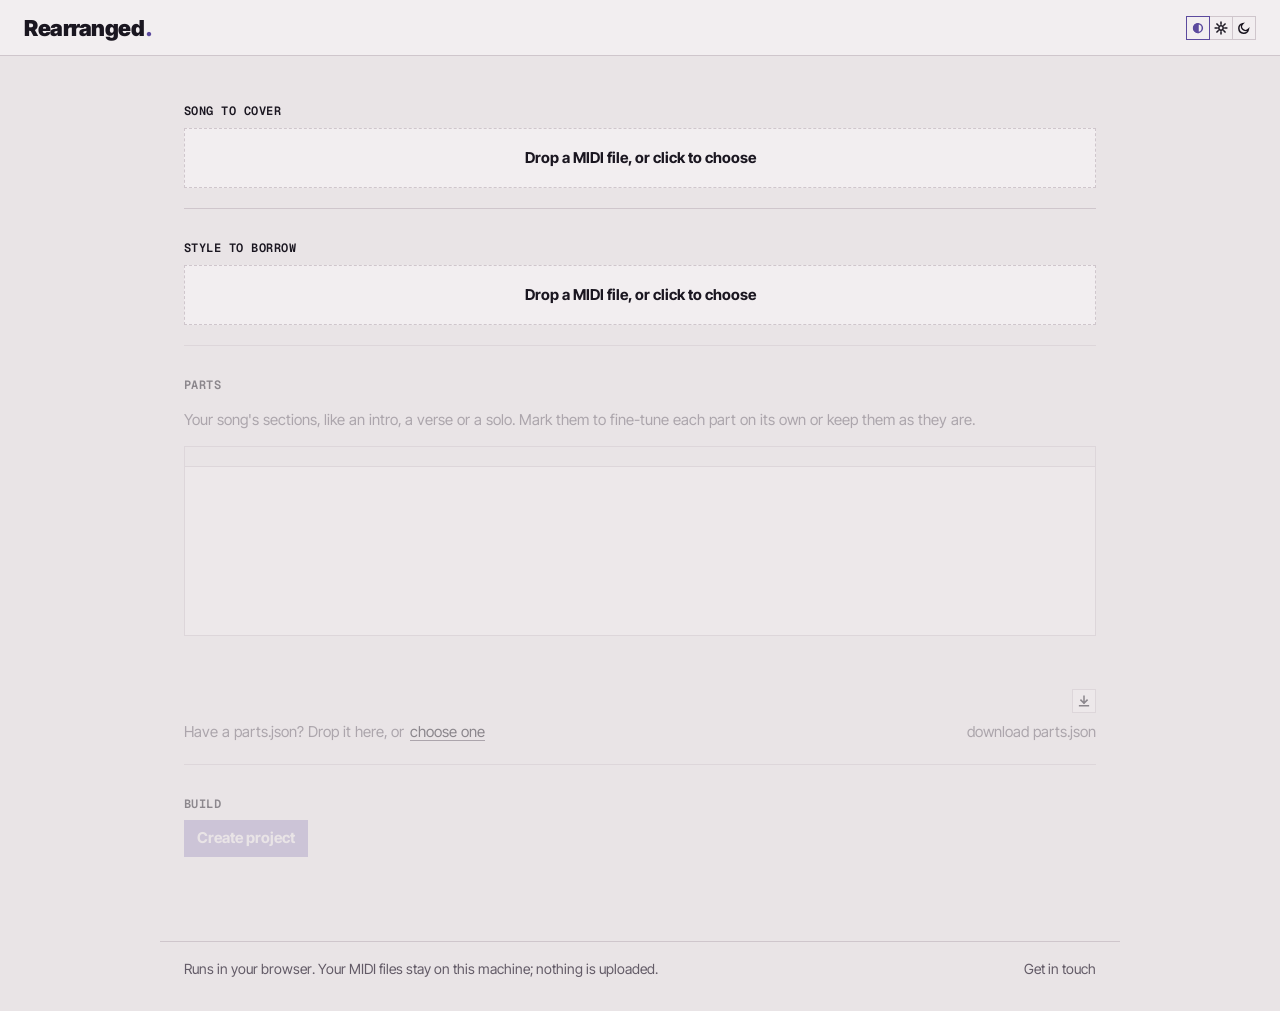
<file: new.html>
<!doctype html>
<html lang="en" data-category="transform">
<head>
<meta charset="utf-8">
<meta name="viewport" content="width=device-width, initial-scale=1">
<title>Rearranged: new project</title>
<link rel="icon" href="favicons/favicon-32.png" sizes="32x32" type="image/png">
<link rel="icon" href="favicons/favicon.svg" type="image/svg+xml">
<link rel="apple-touch-icon" href="favicons/apple-touch-icon.png">
<link rel="stylesheet" href="vendor/design/tokens.css">
<link rel="stylesheet" href="app.css">
<script>
  // before paint: ?theme= wins, then the mode saved in any of the products (they share it)
  try { let t = new URLSearchParams(location.search).get("theme");
        if (t !== "paper" && t !== "night") t = localStorage.getItem("swwallowws:mode");
        if (t === "paper" || t === "night") document.documentElement.dataset.theme = t; } catch (_) {}
</script>
<style>
  section.step { border-top: var(--hairline); padding: 8px 0 20px; }
  section.step h2 { color: var(--ink); }
  section.step h2 .sub { color: var(--ink-mut); font: 400 13px var(--font-sans); text-transform: none; letter-spacing: 0; margin-left: 8px; }
  section.step:first-of-type { border-top: 0; padding-top: 0; }
  section.step.off { opacity: .45; pointer-events: none; }
  /* where a dragged file will land */
  section.step.drop { outline: 2px dashed var(--acc); outline-offset: 4px; }
  body.drop main { outline: 2px dashed var(--line); outline-offset: 8px; }
  /* Song A and Song B: the design's drop zone around the file input, as in Coming Undone */
  .step .ds-drop { position: relative; margin-top: 4px; padding: 18px 16px; }
  .step .ds-drop-sub:empty { display: none; }
  .step .ds-drop.has-file .ds-drop-main { color: var(--acc); font: 600 13px/1.4 var(--font-mono); }
  .drop-input { position: absolute; width: 1px; height: 1px; opacity: 0; pointer-events: none; }
  .ds-drop:has(.drop-input:focus-visible) { outline: 2px solid var(--acc); outline-offset: 1px; }
  /* only what the guess isn't sure of, one question a line; "tracks" opens the table */
  .roles { display: grid; gap: 6px; justify-items: start; margin: 8px 0 0; font-size: 13px; }
  .roles .ask { display: inline-flex; gap: 6px; align-items: center; color: var(--ink-mut); }
  .roles .ask b { color: var(--ink); font-weight: 600; }
  .roles .ask select { font-size: 13px; padding: 2px 26px 2px 6px; }
  td select { padding: 3px 6px; }
  td.reason { color: var(--ink-mut); font-size: 13px; }
  #progress { border-left: 2px solid var(--acc); padding: 4px 0 4px 12px; margin: 12px 0; }
  /* The parts editor: Song A as a strip, one tick per bar, a line at each part's start. */
  /* the player scrolls sideways inside its frame; the canvas is as wide as the zoom makes it */
  .parts-view { margin: 8px 0; border: var(--hairline); border-radius: var(--radius); overflow-x: auto; overflow-y: hidden; overscroll-behavior-x: contain; }
  .parts-canvas { width: 100%; }
  /* the bar numbers: drag them down to zoom in, up to zoom out, as on a clip in Ableton Live */
  .parts-ruler { position: relative; height: 20px; border-bottom: var(--hairline); background: var(--ground); cursor: zoom-in; touch-action: none; user-select: none; }
  .parts-ruler .bar-no { position: absolute; top: 0; bottom: 0; padding: 3px 0 0 3px; border-left: 1px solid var(--line); font: 10px/1 var(--font-mono); color: var(--ink-mut); white-space: nowrap; pointer-events: none; }
  .parts-strip { position: relative; height: 168px;
                 background: var(--ground-2); cursor: default; touch-action: none; user-select: none; overflow: hidden; }
  .parts-strip .seg { position: absolute; top: 0; bottom: 0; overflow: hidden; }
  .parts-strip .seg:nth-child(even of .seg) { background: color-mix(in srgb, var(--acc) 10%, transparent); }
  .parts-strip .tick { position: absolute; top: 0; height: 8px; width: 1px; background: var(--line); pointer-events: none; }
  .parts-strip .cut { position: absolute; top: 0; bottom: 0; z-index: 3; width: 13px; margin-left: -6px; cursor: ew-resize; }   /* over the playhead where they meet */
  .parts-strip .cut::after { content: ""; position: absolute; top: 0; bottom: 0; left: 6px; width: 2px; background: var(--acc); }
  .parts-strip .cut:hover::after, .parts-strip .cut.drag::after { width: 3px; left: 5px; }
  /* a part's name plays it from its first bar */
  .parts-strip .seg-label { position: absolute; bottom: 4px; left: 4px; padding: 1px 3px; background: var(--ground-2);
                            font: 11px/1 var(--font-mono); color: var(--ink-mut); white-space: nowrap; cursor: pointer; }
  .parts-strip .seg-label:hover { color: var(--acc); }
  /* Song A's notes behind the parts (drums left out), and the playhead while a part plays */
  .parts-strip .notes { position: absolute; inset: 0; width: 100%; height: 100%; pointer-events: none; }
  .parts-strip .notes rect { fill: var(--ink-mut); opacity: .55; }
  /* the playhead: always there once the song is in, above the lines, with a wider band to grab */
  .parts-strip .head { position: absolute; top: 0; bottom: 0; z-index: 2; width: 2px; margin-left: -1px; background: var(--ink); cursor: ew-resize; touch-action: none; }
  .parts-strip .head::before { content: ""; position: absolute; top: 0; bottom: 0; left: -6px; right: -6px; }
  /* the selected part: picked on the strip, edited in the row under it */
  .parts-strip .seg.sel { background: color-mix(in srgb, var(--acc) 22%, transparent); }
  .parts-strip .seg.sel .seg-label { color: var(--acc); }
  .part-edit { display: flex; gap: 8px; align-items: center; flex-wrap: wrap; margin: 4px 0 8px; font-size: 13px; color: var(--ink-mut); }
  .part-edit input { font-size: 13px; padding: 3px 6px; }
  .part-edit input[type=text] { width: 14em; }
  .part-edit input[type=number] { width: 4.5em; font-family: var(--font-mono); }
  /* how the strip works, only while the pointer is on it */
  .parts-hint { margin: 0; min-height: 1.4em; visibility: hidden; }
  #step-parts:has(.parts-view:hover) .parts-hint { visibility: visible; }
  .parts-file { display: flex; gap: 6px; align-items: center; margin: 8px 0 0; }
  /* the download icon at the end of the part's row, its words at the end of the file line under it */
  .edit-row { display: flex; gap: 8px; align-items: center; }
  .edit-row .part-edit { flex: 1; margin: 4px 0 8px; }
  .save-label { margin: 0; padding: 0; border: 0; background: none; font: inherit; color: var(--ink-mut); white-space: nowrap; cursor: pointer; }
  .save-label:hover { color: var(--ink); }
</style>
</head>
<body>
<header class="ds-header">
  <a class="ds-wordmark" href="index.html">Rearranged<span class="dot">.</span></a>
  <div class="modes end"></div>
</header>
<main>
  <p class="back hidden" id="back"><a href="index.html">← Your projects</a></p>
  <section class="step" id="step-song">
    <h2>Song to cover</h2>
    <label class="ds-drop" id="song-drop"><input type="file" id="song" accept=".mid,.midi" class="drop-input">
      <span class="ds-drop-main" id="song-name">Drop a MIDI file, or click to choose</span><span class="ds-drop-sub"></span></label>
    <p class="roles mut hidden" id="song-roles"></p>
    <div class="wide"><table id="song-tracks" class="hidden"></table></div>
  </section>

  <section class="step" id="step-donor">
    <h2>Style to borrow</h2>
    <label class="ds-drop" id="donor-drop"><input type="file" id="donor" accept=".mid,.midi" class="drop-input">
      <span class="ds-drop-main" id="donor-name">Drop a MIDI file, or click to choose</span><span class="ds-drop-sub"></span></label>
    <p class="roles mut hidden" id="donor-roles"></p>
    <div class="wide"><table id="donor-tracks" class="hidden"></table></div>
  </section>

  <section class="step off" id="step-parts">
    <h2>Parts</h2>
    <p class="mut small">Your song's sections, like an intro, a verse or a solo. Mark them to fine-tune each part on its own or keep them as they are.</p>
    <div id="parts-view" class="parts-view"><div id="parts-canvas" class="parts-canvas">
      <div id="parts-ruler" class="parts-ruler" title="Drag down to zoom in, up to zoom out; double-click to see the whole song"></div>
      <div id="parts-strip" class="parts-strip" aria-label="The song's parts, bar by bar"><svg id="parts-notes" class="notes" preserveAspectRatio="none" aria-hidden="true"></svg><div id="parts-marks"></div><span id="parts-head" class="head hidden"></span></div>
    </div></div>
    <p class="mut small parts-hint" id="parts-help">Click or drag to move the playhead · click a part's name to hear it from its start · double-click to add a line · double-click a line to remove it · drag a line to move it · drag the bar numbers down or up, or pinch, to zoom</p>
    <div class="edit-row"><div id="part-edit" class="part-edit"></div><button type="button" id="parts-save" data-icon="download" data-size="s" aria-label="Download these parts as parts.json"></button></div>
    <p class="mut small parts-file"><span id="parts-note">Have a parts.json? Drop it here, or</span> <a href="#" id="parts-pick">choose one</a>
      <button type="button" id="parts-clear" class="hidden" data-icon="close" data-size="s" aria-label="Forget the parts file"></button>
      <span class="spacer"></span><button type="button" class="save-label" id="parts-save-label" tabindex="-1">download parts.json</button></p>
    <input type="file" id="parts" accept=".json" class="hidden">
  </section>

  <section class="step off" id="step-go">
    <h2>Build</h2>
    <div class="row"><button class="primary" id="go">Create project</button><span id="go-note" class="err"></span></div>
    <div id="progress" class="hidden mono"></div>
  </section>
</main>
<script type="module">
import { labHref, setupRuns } from "./js/runs.js";
import { makeSynth } from "./js/synth.js";
import { iconButton, iconSvg } from "./vendor/design/iconbutton.js";
import { clampTime } from "./vendor/design/playhead.js";
import initEngine, { roll as rollOf } from "./pkg/rearranged.js";
const $ = (id) => document.getElementById(id);
const esc = (s) => String(s).replace(/[&<>"']/g, (c) => ({"&": "&amp;", "<": "&lt;", ">": "&gt;", '"': "&quot;", "'": "&#39;"}[c]));
const ROLES = {song: ["chords", "bass", "lead", "drums", "ignore"], donor: ["style", "bass", "drums", "ignore"]};
const picked = {song: null, donor: null};             // {file, tracks}
const B = await setupRuns();
// the way back shows only when there are projects to go back to
B.labs().then((labs) => { if (labs.length) document.getElementById("back").classList.remove("hidden"); }).catch(() => {});
// in the browser the project plays through the built-in General MIDI sounds, fetched now so the
// first play is quick (a soundfont of your own is picked on the project page)
if (B.prefetchSoundfont) B.prefetchSoundfont();

// Roles are guessed from each track. A guess the engine is sure of (a name, the drum flag, the
// sound) says nothing; one from the notes alone asks, one line per track, with the guess picked.
// "tracks" opens the whole table (it also opens by itself when the build needs a role fixed).
const shown = {song: false, donor: false};
const ROLE_WORDS = {chords: "chords", bass: "the bass", lead: "the lead", drums: "the drums", style: "the style", ignore: "not used"};
const ASK_AT_MOST = 4;
function drawTracks(kind) {
  const t = $(`${kind}-tracks`), tracks = picked[kind].tracks;
  const ask = tracks.filter((x) => !x.sure || x.asked);
  const r = $(`${kind}-roles`);
  r.classList.remove("hidden");
  r.innerHTML = ask.slice(0, ASK_AT_MOST).map((x) => {
    const i = tracks.indexOf(x);
    return `<span class="ask"><b>${esc(x.name)}</b> sounds like <select data-kind="${kind}" data-i="${i}" aria-label="What ${esc(x.name)} plays">` +
      ROLES[kind].map((ro) => `<option value="${ro}"${ro === x.role ? " selected" : ""}>${ROLE_WORDS[ro]}</option>`).join("") + "</select></span>";
  }).join("") +
    `<span class="ask-more">${ask.length > ASK_AT_MOST ? `and ${ask.length - ASK_AT_MOST} more · ` : ""}` +
    `<a href="#" data-roles="${kind}">${shown[kind] ? "done" : "tracks"}</a></span>`;
  t.classList.toggle("hidden", !shown[kind]);
  t.innerHTML = "<tr><th>#</th><th>track</th><th>notes</th><th>role</th><th>why</th></tr>" +
    picked[kind].tracks.map((x, i) =>
      `<tr><td class="mono">${x.index + 1}</td><td>${esc(x.name)}</td><td class="mono">${x.notes}</td>` +
      `<td><select data-kind="${kind}" data-i="${i}">` +
      ROLES[kind].map((r) => `<option${r === x.role ? " selected" : ""}>${r}</option>`).join("") +
      `</select></td><td class="reason">${esc(x.reason)}</td></tr>`).join("");
}

document.addEventListener("change", (e) => {
  const s = e.target.closest("select[data-kind]");
  if (!s) return;
  const x = picked[s.dataset.kind].tracks[+s.dataset.i];
  x.role = s.value;
  x.reason = "you picked this";
  if (!x.sure) x.asked = true;            // an answered question stays where it was
  x.sure = true;
  drawTracks(s.dataset.kind);
  check();
});
document.addEventListener("click", (e) => {
  const a = e.target.closest("[data-roles]");
  if (!a) return;
  e.preventDefault();
  shown[a.dataset.roles] = !shown[a.dataset.roles];
  drawTracks(a.dataset.roles);
});

const DROP_TEXT = { song: "Drop a MIDI file, or click to choose", donor: "Drop a MIDI file, or click to choose" };
const DROP_SUB = { song: "", donor: "" };
async function choose(kind) {
  const file = $(kind).files[0];
  $(`${kind}-name`).textContent = file ? file.name : DROP_TEXT[kind];
  $(`${kind}-drop`).querySelector(".ds-drop-sub").textContent = file ? "drop another file, or click to change" : DROP_SUB[kind];
  $(`${kind}-drop`).classList.toggle("has-file", !!file);
  picked[kind] = null;
  $(`${kind}-tracks`).classList.add("hidden");
  $(`${kind}-roles`).classList.add("hidden");
  if (!file) return refresh();
  try {
    picked[kind] = {file, tracks: (await B.guess(file, kind)).tracks};
    drawTracks(kind);
    if (kind === "song") {
      // Song A's notes for the parts strip, read here in the page whichever way it runs
      await initEngine();
      try { picked.song.roll = JSON.parse(rollOf(new Uint8Array(await file.arrayBuffer()), undefined)); }
      catch { picked.song.roll = null; }
    }
  } catch (err) {
    const t = $(`${kind}-tracks`);
    t.classList.remove("hidden");
    t.innerHTML = `<tr><td class="err">${esc(err.message)}</td></tr>`;
  }
  refresh();
}
$("song").onchange = () => choose("song");
$("donor").onchange = () => choose("donor");
$("parts").onchange = refresh;
iconButton($("parts-clear"), { onPress: () => { $("parts").value = ""; refresh(); } });
$("parts-pick").onclick = (e) => { e.preventDefault(); $("parts").click(); };
// what you marked, as a parts file to keep or edit: the same file the build gets
function saveParts() {
  const f = partsFile();
  if (!f) return;
  const a = document.createElement("a");
  a.href = URL.createObjectURL(f);
  a.download = `${(picked.song?.file.name || "song").replace(/\.midi?$/i, "")}-parts.json`;
  document.body.appendChild(a); a.click(); a.remove();
  setTimeout(() => URL.revokeObjectURL(a.href), 10000);
}
iconButton($("parts-save"), { onPress: saveParts });
$("parts-save").removeAttribute("title");         // its words are written under it
$("parts-save-label").onclick = saveParts;

// ---- drag and drop: a MIDI file onto Song A or Song B, a parts file onto Parts; several
// files dropped anywhere fill Song A, then Song B, then the parts file (all three at once works).
const isMidi = (f) => /\.midi?$/i.test(f.name), isJson = (f) => /\.json$/i.test(f.name);
function put(id, file) {
  const dt = new DataTransfer();
  dt.items.add(file);
  $(id).files = dt.files;
}
const hasFiles = (e) => [...(e.dataTransfer?.types || [])].includes("Files");
document.addEventListener("dragover", (e) => {
  if (!hasFiles(e)) return;
  e.preventDefault();
  e.dataTransfer.dropEffect = "copy";
  document.querySelectorAll(".step.drop").forEach((s) => s.classList.remove("drop"));
  (e.target.closest?.("#step-song, #step-donor, #step-parts") || document.body).classList.add("drop");
});
const clearDrop = () => document.querySelectorAll(".drop").forEach((s) => s.classList.remove("drop"));
document.addEventListener("dragleave", (e) => { if (!e.relatedTarget) clearDrop(); });
document.addEventListener("drop", async (e) => {
  const files = [...(e.dataTransfer?.files || [])];
  if (!files.length) return;
  e.preventDefault();
  clearDrop();
  const on = e.target.closest?.("#step-song, #step-donor, #step-parts")?.id;
  const midis = files.filter(isMidi), json = files.find(isJson);
  let slots = on === "step-song" ? ["song", "donor"] : on === "step-donor" ? ["donor", "song"] : null;
  if (!slots) {
    // dropped elsewhere: empty slots first, in order; when both are full, start again from Song A
    const free = ["song", "donor"].filter((id) => !$(id).files.length);
    slots = midis.length > free.length ? ["song", "donor"] : free;
  }
  for (const [i, f] of midis.slice(0, slots.length).entries()) { put(slots[i], f); await choose(slots[i]); }
  if (json) { put("parts", json); refresh(); }
  if (!midis.length && !json) $("go-note").textContent = "Drop .mid files for the songs, or a .json parts file.";
});

// ---- the parts editor ----
// Song A's bar lines (downbeats, s) and length come with the preview. A part keeps its own
// start and end, so parts can leave gaps (a parts file that skips a lead-in or stops before
// the end comes through as written): ed.parts = [{ s, e, sSec, eSec, name, extra }], with s
// and e bar indices (e = barCount() for the song's end), sSec and eSec the exact seconds (a
// file's own until that edge is moved) and extra the file's other fields (like "use").
// The strip is the one source of truth: its parts file goes to the build.
const ed = { bars: [], end: 0, parts: [], donor: null };
const barCount = () => ed.bars.length;
const secAt = (b) => (b >= barCount() ? ed.end : ed.bars[b]);
const barsText = (k) => {
  const p = ed.parts[k], a = p.s + 1, b = Math.max(a, p.e);
  return a === b ? `bar ${a}` : `bars ${a}-${b}`;
};
const nameOf = (k) => (ed.parts[k].name || "").trim() || barsText(k);
const nearestBar = (t) => {
  let best = 0;
  for (let i = 1; i < barCount(); i++) if (Math.abs(ed.bars[i] - t) < Math.abs(ed.bars[best] - t)) best = i;
  return best;
};
// A part's end can also sit on the song's end.
const nearestEdge = (t) => (Math.abs(t - ed.end) <= Math.abs(t - ed.bars[nearestBar(t)]) ? barCount() : nearestBar(t));

// From the engine's preview (its parts in seconds) and the file's own parts, if any.
function loadParts(got, fileParts, keepDonor) {
  ed.bars = got.bars || []; ed.end = got.end || 0;
  ed.parts = [];
  got.parts.forEach((p, i) => {
    const s = nearestBar(p.start);
    const e = Math.max(s + 1, Math.abs(p.end - ed.end) < 1e-3 ? barCount() : nearestEdge(p.end));
    const prev = ed.parts[ed.parts.length - 1];
    if (prev && s < prev.e) return; // overlapping the part before: the engine reads files in order
    const { name: _n, startSec: _s, endSec: _e, ...extra } = (fileParts && fileParts[i]) || {};
    ed.parts.push({ s, e, sSec: p.start, eSec: p.end, name: got.auto ? "" : p.name, extra });
  });
  ed.donor = keepDonor || null;
}

function partsFileText() {
  const song = ed.parts.map((p, k) => ({ ...p.extra, name: nameOf(k), startSec: p.sSec, endSec: p.eSec }));
  return JSON.stringify(ed.donor ? { song: { parts: song }, donor: { parts: ed.donor } } : { song: { parts: song } });
}
const partsFile = () => (barCount() ? new File([partsFileText()], "parts.json", { type: "application/json" }) : null);
// For tools/parts-check.mjs: the editor's state and the parts file it would send.
window.partsEditor = { ed, partsFileText };

// The lines: a part's start (shared with the part before when they touch, so moving it moves
// both), and its end where no part follows straight on.
function lines() {
  const out = [];
  ed.parts.forEach((p, k) => {
    const prev = ed.parts[k - 1], next = ed.parts[k + 1];
    out.push({ k, edge: "s", at: p.sSec, shared: !!prev && prev.e === p.s });
    if (!next || next.s !== p.e) out.push({ k, edge: "e", at: p.eSec, shared: false });
  });
  return out;
}

// Song A's notes behind the strip: drawn once per song, in seconds across and pitch up.
function drawNotes() {
  const svg = $("parts-notes"), notes = picked.song?.roll?.notes || [];
  if (!notes.length || !ed.end) { svg.innerHTML = ""; return; }
  let lo = 127, hi = 0;
  for (const n of notes) { lo = Math.min(lo, n.p); hi = Math.max(hi, n.p); }
  const rows = hi - lo + 3, w = ed.end / 1500;          // a short note stays visible
  svg.setAttribute("viewBox", `0 0 ${ed.end} ${rows}`);
  svg.innerHTML = notes.map((n) =>
    `<rect x="${n.s}" y="${hi - n.p + 1}" width="${Math.max(w, n.e - n.s)}" height="0.8"></rect>`).join("");
}

// ---- hear the song: from the playhead to the end of the part it is in, through the project's
// sounds (in the browser; a local server plays its own way, so Play only shows here). A click on
// the strip puts the playhead there and it drags; "+" starts a new part at it.
const canPlay = !!B.soundfont;
const synth = canPlay ? makeSynth(() => B.soundfont()) : null;
let playing = -1, headT = 0, scrubbing = false, run = 0;
const songName = () => { const f = picked.song.file; return `song-a:${f.name}:${f.size}:${f.lastModified}`; };
const partAt = (t) => ed.parts.findIndex((p) => p.sSec <= t && t < p.eSec);
function drawHead() {
  const h = $("parts-head");
  h.classList.toggle("hidden", !barCount());
  h.style.left = `${(100 * headT) / (ed.end || 1)}%`;
}
function playButtons() {
  document.querySelectorAll("#part-edit [data-play]").forEach((b) => {
    const on = playing >= 0;
    b.innerHTML = iconSvg(on ? "stop" : "play");          // the design's icons, as on every Play
    b.setAttribute("aria-pressed", String(on));
    b.setAttribute("aria-label", on ? "stop" : "play from the playhead");
  });
}
function stopPart() {
  playing = -1;
  playButtons();
  synth?.stop();
}
async function playFrom(t) {
  const k = partAt(t);
  if (k < 0) return stopPart();                  // in a gap between parts
  playing = k; headT = t;
  playButtons();
  const mine = ++run;
  const ok = await synth.start(songName(), picked.song.file.arrayBuffer(), t);
  if (!ok || mine !== run) return;
  const follow = () => {
    if (mine !== run || playing < 0) return;
    const p = ed.parts[playing], now = synth.time;     // the part may be moved while it plays
    if (!p || now >= p.eSec - 0.01) { if (p) headT = p.eSec; drawHead(); return stopPart(); }
    if (!scrubbing) { headT = now; drawHead(); }
    requestAnimationFrame(follow);
  };
  follow();
}
// Play: the selected part, from the playhead when it is inside it, else from the part's start
function togglePlay() {
  if (playing >= 0) return stopPart();
  const p = ed.parts[sel];
  playFrom(headT >= p.sSec && headT < p.eSec ? headT : p.sSec);
}
// put the playhead at t: the part under it is picked, and playing carries on from there
function moveHead(t, seek) {
  headT = Math.max(0, Math.min(ed.end, t));
  const k = partAt(headT);
  if (k >= 0 && k !== sel) { sel = k; drawParts(); }
  drawHead();
  if (seek && playing >= 0) playFrom(headT);
}
window.partsPlayer = { synth, get playing() { return playing; }, get head() { return headT; } };

// The selected part: a click on the strip picks it; the row under the strip edits it (play,
// name, first and last bar), adds a part at the playhead or removes this one.
let sel = 0;
function drawParts() {
  const x = (t) => `${(100 * t) / (ed.end || 1)}%`;
  if (playing >= ed.parts.length) stopPart();
  sel = Math.max(0, Math.min(sel, ed.parts.length - 1));
  $("parts-marks").innerHTML = ed.parts.map((p, k) =>
      `<div class="seg${k === sel ? " sel" : ""}" style="left:${x(p.sSec)};width:calc(${x(p.eSec)} - ${x(p.sSec)})">` +
      `<span class="seg-label" data-start="${k}" title="Play from the start of ${esc(nameOf(k))}">${esc(nameOf(k))}</span></div>`).join("") +
    ed.bars.map((t) => `<span class="tick" style="left:${x(t)}"></span>`).join("") +
    lines().map((l) => `<span class="cut" data-k="${l.k}" data-edge="${l.edge}" style="left:${x(l.at)}" title="` +
      (l.shared ? `${esc(barsText(l.k - 1))} | ${esc(barsText(l.k))}: drag to move, double-click to join`
        : `${l.edge === "s" ? "start" : "end"} of ${esc(nameOf(l.k))}: drag to move`) + `"></span>`).join("");
  drawEdit();
  check();
}
function drawEdit() {
  const p = ed.parts[sel], box = $("part-edit");
  if (!p) { box.innerHTML = ""; return; }
  box.innerHTML = (canPlay ? `<button type="button" class="iconbutton" data-size="s" data-play="${sel}"></button>` : "") +
    `<input type="text" class="ds-field" id="part-name" value="${esc(p.name || "")}" placeholder="${esc(barsText(sel))}" aria-label="Name of this part">` +
    `<span>bars</span><input type="number" class="ds-field" id="part-from" min="1" max="${barCount()}" value="${p.s + 1}" aria-label="First bar">` +
    `<span>to</span><input type="number" class="ds-field" id="part-to" min="1" max="${barCount()}" value="${Math.max(p.s + 1, p.e)}" aria-label="Last bar">`;
  playButtons();
  drawHead();
}
// Move one edge of part k to bar `want`, never past its neighbours; a start shared with the part
// before moves both. Returns whether anything moved.
function moveEdge(k, edge, want) {
  const p = ed.parts[k], prev = ed.parts[k - 1], next = ed.parts[k + 1];
  if (edge === "s") {
    const shared = !!prev && prev.e === p.s;
    const lo = shared ? prev.s + 1 : prev ? prev.e : 0;
    const b = Math.max(lo, Math.min(p.e - 1, want));
    if (b === p.s) return false;
    p.s = b; p.sSec = ed.bars[b];
    if (shared) { prev.e = b; prev.eSec = ed.bars[b]; }
  } else {
    if (next && next.s === p.e) return moveEdge(k + 1, "s", want);     // the end is the next part's start
    const hi = next ? next.s : barCount();
    const b = Math.max(p.s + 1, Math.min(hi, want));
    if (b === p.e) return false;
    p.e = b; p.eSec = secAt(b);
  }
  return true;
}
function cutAt(k, b) {
  const p = ed.parts[k];
  if (!p || !(p.s < b && b < p.e)) return;
  ed.parts.splice(k + 1, 0, { s: b, e: p.e, sSec: ed.bars[b], eSec: p.eSec, name: "", extra: { ...p.extra } });
  p.e = b; p.eSec = ed.bars[b];
  drawParts();
}
$("part-edit").addEventListener("click", (e) => {
  if (!e.target.closest("[data-play]")) return;
  e.preventDefault();
  togglePlay();
});
$("part-edit").addEventListener("input", (e) => {
  if (e.target.id !== "part-name") return;
  ed.parts[sel].name = e.target.value;
  strip.querySelectorAll(".seg-label")[sel].textContent = nameOf(sel);
});
$("part-edit").addEventListener("change", (e) => {
  const v = Math.round(+e.target.value);
  if (e.target.id === "part-from") moveEdge(sel, "s", v - 1);
  else if (e.target.id === "part-to") moveEdge(sel, "e", v);
  else return;
  drawParts();
});

// Pointer on the strip: a line drags (snapping to bars, never past its neighbours); a click
// inside a part selects it. A double-click on a shared line joins its parts; inside a part, it
// cuts the part at the nearest bar.
const strip = $("parts-strip");
const timeAt = (e) => {
  const r = strip.getBoundingClientRect();
  return Math.max(0, Math.min(1, (e.clientX - r.left) / r.width)) * ed.end;
};
let dragging = null; // { k, edge }
strip.addEventListener("pointerdown", (e) => {
  if (!barCount()) return;
  const cut = e.target.closest(".cut");
  if (cut) {
    dragging = { k: +cut.dataset.k, edge: cut.dataset.edge };
    cut.classList.add("drag");
    strip.setPointerCapture(e.pointerId);
    return;
  }
  const start = e.target.closest("[data-start]");
  if (start && canPlay) {                         // a part's name: hear it from its first bar, to check the cut
    const p = ed.parts[+start.dataset.start];
    moveHead(p.sSec, false);
    playFrom(p.sSec);
    return;
  }
  // anywhere else (the playhead too), as in the demo: the playhead comes to the pointer and follows
  // it while held; playing, the sound moves once, on letting go
  scrubbing = true;
  strip.setPointerCapture(e.pointerId);
  moveHead(timeAt(e), false);
});
strip.addEventListener("pointermove", (e) => {
  if (scrubbing) { moveHead(timeAt(e), false); return; }
  if (!dragging) return;
  const { k, edge } = dragging;
  // a dragged end line belongs to this part alone (lines() shows a shared one as the next start)
  const moved = edge === "s" ? moveEdge(k, "s", nearestBar(timeAt(e))) : moveEdge(k, "e", nearestEdge(timeAt(e)));
  if (!moved) return;
  drawParts();
  strip.querySelector(`.cut[data-k="${k}"][data-edge="${edge}"]`)?.classList.add("drag");
});
const endDrag = () => { dragging = null; strip.querySelectorAll(".cut.drag").forEach((c) => c.classList.remove("drag")); };

// ---- zoom, as on a clip in Ableton Live: drag the bar numbers down to zoom in and up to zoom out
// (a sideways drag scrolls, the grabbed moment staying under the pointer); pinch or ⌘-scroll on the
// strip zooms around the pointer; a double-click on the numbers shows the whole song again.
const view = $("parts-view"), canvas = $("parts-canvas"), ruler = $("parts-ruler");
let zoom = 1;
const maxZoom = () => Math.max(1, (barCount() * 160) / (view.clientWidth || 1));     // a bar at most 160 px
const timeAtX = (x) => { const r = canvas.getBoundingClientRect(); return clampTime(((x - r.left) / r.width) * ed.end, ed.end); };
// zoom to z, keeping time t (default: the one under clientX) at clientX
function setZoom(z, clientX, t) {
  const r = view.getBoundingClientRect(), x = clientX ?? r.left + r.width / 2;
  const at = t ?? timeAtX(x);
  zoom = Math.max(1, Math.min(maxZoom(), z));
  canvas.style.width = `${zoom * 100}%`;
  view.scrollLeft = (at / (ed.end || 1)) * canvas.clientWidth - (x - r.left);
  drawRuler();
}
// the bar numbers, as many as fit: every bar, or every 2nd, 4th, 8th...
function drawRuler() {
  const n = barCount();
  if (!n) { ruler.innerHTML = ""; return; }
  const every = [1, 2, 4, 8, 16, 32, 64].find((s) => (s * canvas.clientWidth) / n >= 28) || 128;
  ruler.innerHTML = ed.bars.map((t, i) => (i % every ? "" : `<span class="bar-no" style="left:${(100 * t) / ed.end}%">${i + 1}</span>`)).join("");
}
let rz = null;                                    // a press on the ruler: { x, y, z, t, moved }
ruler.addEventListener("pointerdown", (e) => {
  if (!barCount()) return;
  rz = { x: e.clientX, y: e.clientY, z: zoom, t: timeAtX(e.clientX), moved: false };
  ruler.setPointerCapture(e.pointerId);
});
ruler.addEventListener("pointermove", (e) => {
  if (!rz) return;
  if (!rz.moved && Math.abs(e.clientX - rz.x) + Math.abs(e.clientY - rz.y) < 4) return;
  rz.moved = true;
  setZoom(rz.z * Math.exp((e.clientY - rz.y) * 0.015), e.clientX, rz.t);
});
ruler.addEventListener("pointerup", (e) => {
  if (rz && !rz.moved) moveHead(timeAtX(e.clientX), true);   // a click on the numbers moves the playhead
  rz = null;
});
ruler.addEventListener("pointercancel", () => { rz = null; });
ruler.addEventListener("dblclick", () => setZoom(1));
view.addEventListener("wheel", (e) => {
  if (!(e.ctrlKey || e.metaKey) || !barCount()) return;     // a pinch arrives as ctrl + wheel
  e.preventDefault();
  setZoom(zoom * Math.exp(-e.deltaY * 0.01), e.clientX);
}, { passive: false });
new ResizeObserver(() => drawRuler()).observe(view);
strip.addEventListener("pointerup", (e) => {
  if (scrubbing) { scrubbing = false; moveHead(timeAt(e), true); }
  endDrag();
});
strip.addEventListener("pointercancel", () => { scrubbing = false; endDrag(); });
// The strip holds the pointer while a line is pressed, so the double-click lands on the strip:
// find the shared line under the pointer by position (within its 13 px handle).
strip.addEventListener("dblclick", (e) => {
  const r = strip.getBoundingClientRect();
  const px = (t) => r.left + (r.width * t) / (ed.end || 1);
  const l = lines().find((x) => x.shared && Math.abs(px(x.at) - e.clientX) <= 7);
  if (!l) {
    const b = nearestBar(timeAt(e)), k = ed.parts.findIndex((p) => p.s < b && b < p.e);
    if (k >= 0) cutAt(k, b);
    return;
  }
  const prev = ed.parts[l.k - 1], p = ed.parts[l.k];
  prev.e = p.e; prev.eSec = p.eSec;
  ed.parts.splice(l.k, 1);
  sel = l.k - 1;
  drawParts();
});

async function refresh() {
  if (playing >= 0) stopPart();
  const ready = picked.song && picked.donor;
  $("step-parts").classList.toggle("off", !ready);
  const file = $("parts").files[0] || null;
  // the file line: an invitation, or which file filled the strip with a way to forget it
  $("parts-clear").classList.toggle("hidden", !file);
  $("parts-pick").classList.toggle("hidden", !!file);
  $("parts-note").className = "";
  $("parts-note").textContent = "Have a parts.json? Drop it here, or";
  ed.listed = 0;
  if (!ready) return check();
  try {
    const got = await B.partsPreview(picked.song.file, picked.donor.file, file);
    // a loaded parts file's own Song A parts (their extra fields) and Song B parts go along unchanged
    let donor = null, fileParts = null;
    if (file) {
      try { const j = JSON.parse(await file.text()); donor = j?.donor?.parts || null; fileParts = j?.song?.parts || null; }
      catch { donor = null; fileParts = null; }
    }
    const editable = Array.isArray(got.bars) && got.bars.length > 1;
    for (const id of ["parts-view", "part-edit", "parts-help", "parts-save", "parts-save-label"]) $(id).classList.toggle("hidden", !editable);
    if (file) $("parts-note").textContent = `${got.parts.length} parts from ${file.name}`;
    if (!editable) {
      // an engine without bar lines (an older local server): its parts are used as they are
      ed.bars = []; ed.parts = [];
      ed.listed = got.parts.length;
      return check();
    }
    if (!file) sel = 0;
    headT = 0;
    loadParts(got, fileParts, donor);
    drawNotes();
    drawParts();
    setZoom(1);                                   // a new song opens whole
  } catch (err) {
    $("parts-note").className = "err";
    $("parts-note").textContent = err.message;
  }
  check();
}

function roleMap(kind) {
  return Object.fromEntries(picked[kind].tracks.filter((x) => x.role !== "ignore").map((x) => [x.index, x.role]));
}

function problem() {
  if (!picked.song || !picked.donor) return "pick both MIDI files";
  if (!(barCount() ? ed.parts.length : ed.listed)) return "no parts to try";
  const s = Object.values(roleMap("song")), d = Object.values(roleMap("donor"));
  if (!s.includes("chords")) return "The song to cover needs a chords track";
  if (!d.includes("style")) return "The style song needs a style track";
  for (const [label, roles] of [["The song to cover", s], ["The style song", d]])
    for (const r of ["bass", "lead", "drums"])
      if (roles.filter((x) => x === r).length > 1) return `${label}: pick only one ${r} track`;
  return "";
}

function check() {
  const p = problem();
  // a role problem opens that song's table, so the fix is right there
  for (const [kind, label] of [["song", "The song to cover"], ["donor", "The style song"]])
    if (p.startsWith(label) && picked[kind] && !shown[kind]) { shown[kind] = true; drawTracks(kind); }
  $("step-go").classList.toggle("off", !picked.song || !picked.donor);
  $("go").disabled = !!p;
  $("go-note").textContent = picked.song && picked.donor ? p : "";
}

$("go").onclick = async () => {
  $("go").disabled = true;
  $("go-note").textContent = "";
  let id;
  try {
    id = (await B.createLab({song: picked.song.file, donor: picked.donor.file, parts: partsFile() || $("parts").files[0] || null,
                             songRoles: roleMap("song"), donorRoles: roleMap("donor"), part: 0})).id;
  } catch (err) {
    $("go-note").textContent = err.message;
    $("go").disabled = false;
    return;
  }
  const t0 = Date.now(), prog = $("progress");
  prog.classList.remove("hidden");
  const poll = async () => {
    const st = await B.status(id);
    if (st.state === "ready") { location.href = labHref(id); return; }
    if (st.state === "error") {
      prog.innerHTML = `<span class="err">build failed: ${esc(st.error)}</span>`;
      $("go").disabled = false;
      return;
    }
    prog.textContent = `building 24 versions… ${Math.round((Date.now() - t0) / 1000)} s`;
    setTimeout(poll, 200);
  };
  poll();
};
check();
</script>
</body>
</html>
</file>
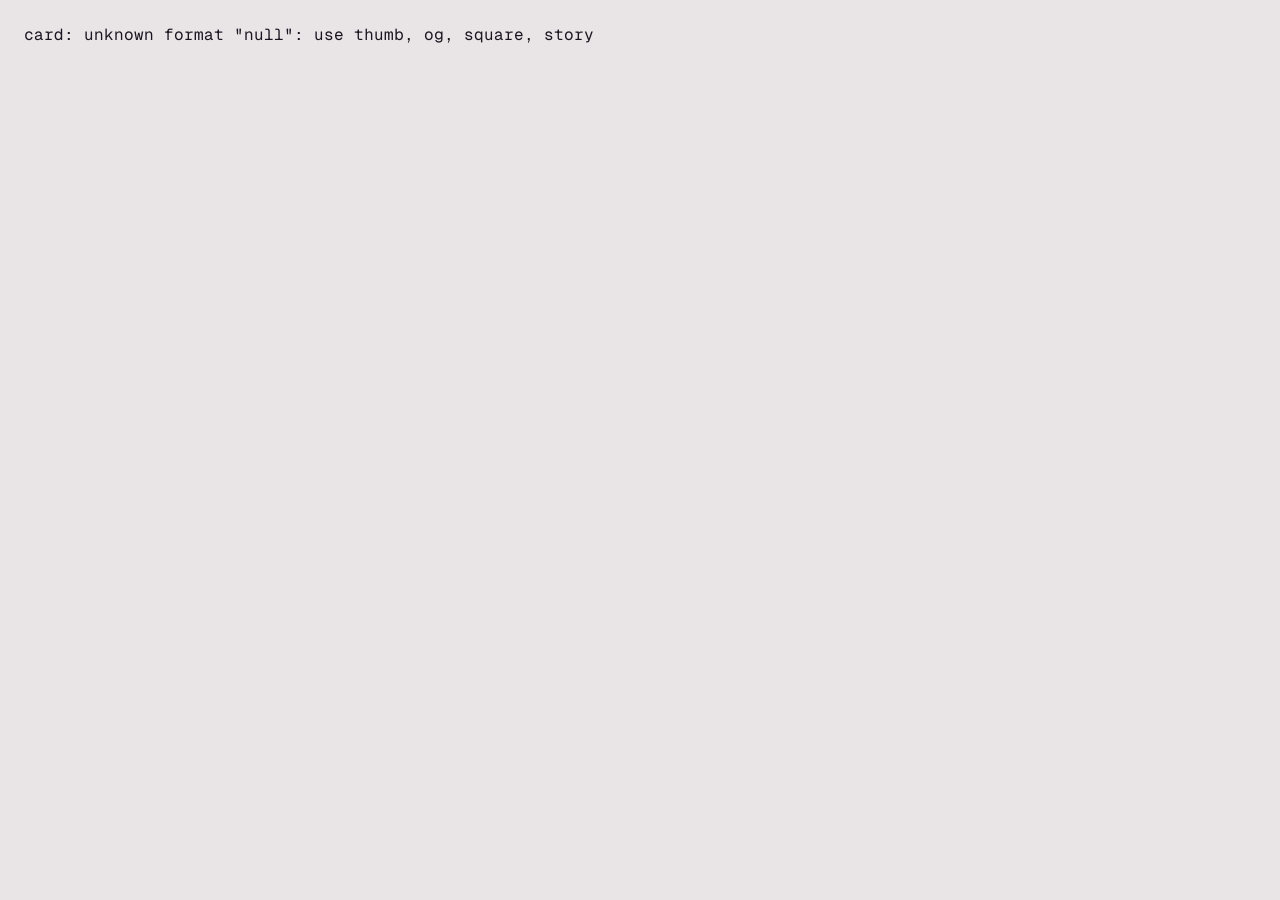
<file: vendor/design/visuals/card.html>
<!doctype html>
<html lang="en">
<head>
<meta charset="utf-8">
<meta name="viewport" content="width=device-width, initial-scale=1">
<title>Card</title>
<link rel="stylesheet" href="../tokens.css">
<link rel="stylesheet" href="card.css">
<script type="module" src="card.js"></script>
</head>
<body>
<main class="card">
  <header class="card-head">
    <span class="card-symbol"></span>
    <span class="card-name"></span>
    <span class="card-cat"></span>
  </header>
  <div class="card-lines"></div>
  <figure class="card-image"><img alt=""></figure>
  <footer class="card-foot">
    <span class="card-ticks" aria-hidden="true"></span>
    <span class="card-size"></span>
  </footer>
</main>
</body>
</html>
</file>
<file: vendor/design/tokens.css>
/* Shared design system: the only source of colour, type and shape.
   Mode follows the system (Paper light, Night dark); data-theme="paper" or
   "night" on any element forces one. data-category on any element sets --acc
   for it and its children. Colours are light-dark(Paper, Night), which needs
   Safari 17.5+, Chrome 123+ or Firefox 120+; older engines get Paper. */

@font-face {
  font-family: "Inter Tight";
  src: url("fonts/InterTight.woff2") format("woff2");
  font-weight: 100 900;
  font-display: swap;
}
@font-face {
  font-family: "Geist Mono";
  src: url("fonts/GeistMono.woff2") format("woff2");
  font-weight: 100 900;
  font-display: swap;
}

:root {
  color-scheme: light dark;

  /* Dusk on haze: a mauve-grey evening paper, a violet-black night. */
  --ground:   light-dark(#e9e4e6, #15121a);
  --ground-2: light-dark(#f2eef0, #1c1822);
  --band:     light-dark(#e0dade, #1a1620);
  --line:     light-dark(#cfc6cc, #2f2936);
  --ink:      light-dark(#1a1620, #ece6ee);
  --ink-mut:  light-dark(#635b67, #93899a);
  /* The demo shell's "DEMO" mark, laid over the demo at a low alpha
     (demoshell.css): the ink, so it shows on every ground and on top of
     notes, within what check-contrast.mjs allows where it crosses text. */
  --mark:     light-dark(#1a1620, #ece6ee);

  /* Without a category the accent is ink. */
  --acc: var(--ink);

  /* One colour per drum part, wherever drums are drawn (YSAD's circle, dials
     and pads). A fixed categorical set in the dusk family, no orange: kick
     coral-rose, snare steel teal, hats olive-lime, perc violet. check-drums.mjs
     gates every pair in both modes: lightness band, colourblind separation
     (deuteranopia, protanopia, tritanopia), normal-vision separation, 3:1 on
     the ground. */
  --drum-kick:  light-dark(#a33445, #ff7a86);
  --drum-snare: light-dark(#2f7a8c, #4fb4c8);
  --drum-hats:  light-dark(#778916, #b4c840);
  --drum-perc:  light-dark(#6b4fbf, #b29aff);

  --font-sans: "Inter Tight", -apple-system, "Helvetica Neue", Helvetica, Arial, sans-serif;
  --font-mono: "Geist Mono", ui-monospace, "SF Mono", Menlo, monospace;
  /* Heads: heavy and tight, in their own case (a voice line is written
     lowercase, a name as it is spelled). Inter Tight has no width axis, so the
     stretch stays at 100% (kept as a token for anything that still reads it). */
  --head-stretch: 100%;
  --head-weight: 900;
  --head-tracking: -0.02em;
  --head-case: none;
  /* Buttons and interface labels: the mono in capitals, a hair of tracking so
     the caps don't crowd. */
  --button-case: uppercase;
  --button-tracking: 0.01em;

  /* Type sizes. Body text reads at --text-body; labels, controls and helper
     words (the smallest words anywhere) at --text-ui; only dense marks on a
     strip or roll (bar numbers, chord names) go down to --text-dense. Small
     and muted together read as cramped, so nothing a person reads goes lower. */
  --text-body: 15px;
  --text-ui: 14px;
  --text-dense: 12px;

  --space: 8px;
  --radius: 0;
  --hairline: 1px solid var(--line);
}

/* Uncertainty: a guess the tool isn't sure of (a chord, a role) carries a
   question mark in the quiet ink, a little dimmer than what it is sure of,
   never the accent: the accent means "active / now" and reads as certain. */

[data-theme="paper"] { color-scheme: light; }
[data-theme="night"] { color-scheme: dark; }
/* data-theme only flips color-scheme by default; repaint the surface too, or a
   themed child (e.g. <aside data-theme="night"> inside a Paper page) shows
   the wrong ink on the parent's ground. */
[data-theme] { background-color: var(--ground); color: var(--ink); }

/* Category accents mean "active / now". Any element may carry data-category. */
/* Steel teal, evening violet, olive, coral-pink. */
[data-category="transcribe"] { --acc: light-dark(#326a7a, #7fbccc); }
[data-category="transform"]  { --acc: light-dark(#5c4a9e, #a796e6); }
[data-category="perceive"]   { --acc: light-dark(#5f652a, #bcc47c); }
[data-category="workflow"]   { --acc: light-dark(#a54357, #f0919f); }

/* Engines without light-dark(): Paper only. Must equal the Paper values above;
   check-contrast.mjs enforces it. */
@supports not (color: light-dark(#000000, #ffffff)) {
  :root, [data-theme] { color-scheme: light; }
  :root {
    --ground: #e9e4e6;
    --ground-2: #f2eef0;
    --band: #e0dade;
    --line: #cfc6cc;
    --ink: #1a1620;
    --ink-mut: #635b67;
    --mark: #1a1620;
    --drum-kick: #a33445;
    --drum-snare: #2f7a8c;
    --drum-hats: #778916;
    --drum-perc: #6b4fbf;
  }
  [data-category="transcribe"] { --acc: #326a7a; }
  [data-category="transform"]  { --acc: #5c4a9e; }
  [data-category="perceive"]   { --acc: #5f652a; }
  [data-category="workflow"]   { --acc: #a54357; }
}
</file>
<file: app.css>
/* Shared by every rearranged page: base type, the header with its nav, controls, tables.
   Choices, drop zones, section labels and icon buttons are the design's. */
@import url("vendor/design/controls.css");
@import url("vendor/design/iconbutton.css");
@import url("vendor/design/themeswitch.css");
@import url("vendor/design/contact.css");
* { box-sizing: border-box; }
body { margin: 0; background: var(--ground); color: var(--ink); font-family: var(--font-sans);
       font-variant-numeric: tabular-nums; font-size: var(--text-body); line-height: 1.5;
       display: flex; flex-direction: column; min-height: 100vh; }   /* the footer sits at the bottom of a short page */
/* The header is the design's (.ds-header): the name, which goes back to your projects, and
   at its end the page's status and the Engine switch. */
/* the first shown item of the end group goes right; the rest follow it */
.ds-header .end:not([hidden]) ~ .end { margin-left: 0; }
/* the quiet way back to your projects, over a page's first section */
.back { margin: 0 0 16px; font-size: var(--text-ui); }
main .back a { color: var(--ink-mut); text-decoration: none; }
main .back a:hover { color: var(--ink); }
/* a section's head is the design's label (controls.css .ds-label), as in Coming Undone */
h2 { margin: 24px 0 8px; color: var(--ink-mut); font: 600 12px/1.3 var(--font-mono); text-transform: var(--button-case); letter-spacing: .04em; }
main { flex: 1 0 auto; width: 100%; max-width: 960px; margin: 0 auto; padding: 24px; }   /* one column width on every page */
.mut { color: var(--ink-mut); } .mono { font-family: var(--font-mono); font-size: 13px; }
.hidden { display: none !important; }
.row { display: flex; gap: 8px; align-items: center; flex-wrap: wrap; margin: 8px 0; }
button, select, a.btn { font: inherit; color: var(--ink); background: var(--ground-2); border: var(--hairline); border-radius: 0; padding: 6px 12px; cursor: pointer; }
button:hover, select:hover { border-color: var(--ink); }
a.btn { display: inline-block; text-decoration: none; }
button:disabled { opacity: .45; cursor: default; }
button.primary, a.btn.primary { background: var(--acc); color: var(--ground); border-color: var(--acc); font-weight: 700; }
table { border-collapse: collapse; width: 100%; margin-top: 8px; }
td, th { text-align: left; padding: 4px 8px 4px 0; border-bottom: var(--hairline); vertical-align: top; }
th { font-size: 13px; color: var(--ink-mut); font-weight: 400; }
.err { color: var(--acc); font-weight: 700; }
.spacer { flex: 1; }
main a:not(.btn) { color: var(--ink); text-underline-offset: 3px; text-decoration-color: var(--ink-mut); }
main a:not(.btn):hover { text-decoration-color: var(--acc); }
input[type=file] { font: inherit; color: var(--ink-mut); }
input[type=file]::file-selector-button { font: inherit; color: var(--ink); background: var(--ground-2);
  border: var(--hairline); border-radius: 0; padding: 6px 12px; margin-right: 12px; cursor: pointer; }
input[type=file]::file-selector-button:hover { border-color: var(--ink); }
/* a label column and a value column, so every row of options lines up */
.grid { display: grid; grid-template-columns: 8.5rem 1fr; gap: 10px 16px; align-items: center; margin: 12px 0; }
.grid > .label { color: var(--ink-mut); font-size: var(--text-ui); }
/* options that belong together sit joined, one of them on: .choice.ds-choice (controls.css) */
button.on { background: var(--acc); color: var(--ground); border-color: var(--acc); }
select { appearance: none; -webkit-appearance: none; padding-right: 28px;
  background-image: linear-gradient(45deg, transparent 50%, var(--ink-mut) 50%), linear-gradient(135deg, var(--ink-mut) 50%, transparent 50%);
  background-position: calc(100% - 15px) 55%, calc(100% - 10px) 55%; background-size: 5px 5px; background-repeat: no-repeat; }
.section-head { display: flex; align-items: baseline; gap: 12px; margin: 32px 0 4px; border-top: var(--hairline); padding-top: 16px; }
.section-head h2 { margin: 0; }
details.keys { font-size: var(--text-ui); color: var(--ink-mut); margin: 16px 0; }
details.keys summary { cursor: pointer; }
kbd { font-family: var(--font-mono); font-size: 12px; border: var(--hairline); padding: 0 4px; }
/* the footer (the design's .ds-footer, contact.css): where it runs, beside the contact form;
   here it only takes the page's column width */
.runs-bar { width: 100%; max-width: 960px; margin: 32px auto 0; padding: 16px 24px 32px; border-top: var(--hairline); }
@media (max-width: 600px) {
  .runs-bar { padding: 6px 16px; }
  main { padding: 16px; }
  .wide { overflow-x: auto; }
  .grid { grid-template-columns: 1fr; gap: 4px; }
  .grid > .label { margin-top: 8px; }
}
</file>
<file: vendor/design/steprail.css>
/* Step rail (steprail.js): the tour beside a demo. Each step's number sits in
   a small circle: the current one filled in the accent, the ones still to come
   in full ink with a firm outline, done ones ticked and receding. Start over is
   an icon at the end of the head row. */

.steprail { font: 15px/1.45 var(--font-sans); color: var(--ink); }

.steprail-head { display: flex; align-items: flex-start; gap: var(--space); margin-bottom: calc(var(--space) * 2); }
.steprail-head > :first-child:not(.steprail-reset) { flex: 1; }
.steprail-reset {
  display: inline-grid; place-items: center; flex: none; margin-left: auto;
  width: calc(var(--space) * 3); height: calc(var(--space) * 3); padding: 0;
  background: none; border: var(--hairline); border-radius: var(--radius);
  color: var(--ink-mut); cursor: pointer;
}
.steprail-reset:hover { color: var(--ink); border-color: var(--acc); }
.steprail-reset .ds-icon { width: 12px; height: 12px; }
.steprail-reset:focus-visible { outline: 2px solid var(--acc); outline-offset: 2px; }

.steprail ol { list-style: none; counter-reset: step; margin: 0; padding: 0; display: grid; gap: 12px; }
.steprail-step {
  counter-increment: step;
  display: grid; grid-template-columns: 22px 1fr; column-gap: 12px; align-items: baseline;
  color: var(--ink);
  transition: color 600ms ease;
}
.steprail-step::before {
  content: counter(step);
  display: grid; place-items: center; width: 22px; height: 22px; align-self: start;
  border: 1.5px solid var(--ink-mut); border-radius: 50%;
  font: 600 11px/1 var(--font-mono); color: var(--ink);
  transition: background-color 600ms ease, color 600ms ease, border-color 600ms ease;
}
.steprail-label { padding-top: 1px; }
.steprail-step[data-state="current"] { color: var(--ink); }
.steprail-step[data-state="current"] .steprail-label { font-weight: 600; }
.steprail-step[data-state="current"]::before { background: var(--acc); border-color: var(--acc); color: var(--ground); }
.steprail-step[data-state="done"] { color: var(--ink-mut); }
.steprail-step[data-state="done"]::before { content: "\2713"; border-color: var(--acc); color: var(--acc); }
.steprail-hint { grid-column: 2; font-size: .85em; color: var(--ink-mut); }
.steprail-end { margin: 14px 0 0; }
/* The tour's last line ends with the way to the full product: "That was the first step. Full version ↗". */
.steprail-end a { color: var(--acc); text-decoration: underline; text-underline-offset: 3px; }
.steprail-end a:focus-visible { outline: 2px solid var(--acc); outline-offset: 2px; }

@media (prefers-reduced-motion: reduce) {
  .steprail-step, .steprail-step::before { transition: none; }
}
</file>
<file: vendor/design/iconbutton.css>
/* Icon buttons (iconbutton.js): a square button with a symbol drawn in
   currentColor. Sizes m (32px, the default) and s (24px). Pressed toggles
   take the accent. Link after tokens.css. Nothing moves. */

.iconbutton {
  --iconbutton-size: calc(var(--space) * 4);
  --iconbutton-glyph: 16px;
  box-sizing: border-box;
  display: inline-grid;
  place-items: center;
  flex: none;
  width: var(--iconbutton-size);
  height: var(--iconbutton-size);
  margin: 0;
  padding: 0;
  border: var(--hairline);
  border-radius: var(--radius);
  background: var(--ground-2);
  color: var(--ink);
  cursor: pointer;
  vertical-align: middle;
}
.iconbutton[data-size="s"] { --iconbutton-size: calc(var(--space) * 3); --iconbutton-glyph: 14px; }
.iconbutton .ds-icon { display: block; width: var(--iconbutton-glyph); height: var(--iconbutton-glyph); pointer-events: none; }
/* The stroke stays 1.5px at every size. */
.ds-icon * { vector-effect: non-scaling-stroke; }

.iconbutton:hover { background: var(--band); }
.iconbutton[aria-pressed="true"] { border-color: var(--acc); color: var(--acc); }
.iconbutton[aria-pressed="true"]:hover { background: var(--ground-2); }
.iconbutton:focus-visible { outline: 2px solid var(--acc); outline-offset: 1px; }
.iconbutton:disabled { cursor: default; opacity: .45; }
.iconbutton:disabled:hover { background: var(--ground-2); }

/* A bare icon anywhere else (a link, a line of text) sits on the text line. */
.ds-icon { flex: none; vertical-align: -.2em; }
</file>
<file: vendor/design/demoshell.css>
/* Demo shell (demoshell.js): one page layout for every guided demo.
   Link after tokens.css and steprail.css. The stage is sized by what the
   demo puts in it; the shell gives it no height of its own. */

body:has(.demoshell) { margin: 0; background: var(--ground); }

.demoshell {
  box-sizing: border-box;
  max-width: 1080px;
  margin-inline: auto;
  padding: calc(var(--space) * 5) calc(var(--space) * 3) calc(var(--space) * 8);
  color: var(--ink);
  font: 15px/1.55 var(--font-sans);
  font-variant-numeric: tabular-nums;
}
.demoshell *, .demoshell *::before, .demoshell *::after { box-sizing: inherit; }

/* ---- header: product, title, intro, the demo note ---- */
.demoshell-head {
  padding-bottom: calc(var(--space) * 4);
  margin-bottom: calc(var(--space) * 4);
  border-bottom: var(--hairline);
}
/* An interface label, so in the labels' capitals: "STARLING · DEMO". */
.demoshell-eyebrow {
  margin: 0 0 calc(var(--space) * 1.5);
  font: 500 12px/1.4 var(--font-mono);
  text-transform: var(--button-case); letter-spacing: .04em;
  color: var(--ink-mut);
}
.demoshell-title {
  margin: 0;
  max-width: 22ch;
  font-size: clamp(1.75rem, 4.2vw, 2.75rem);
  font-stretch: var(--head-stretch);
  font-weight: var(--head-weight);
  letter-spacing: var(--head-tracking);
  text-transform: var(--head-case);
  line-height: .95;
  text-wrap: balance;
}
.demoshell-intro { max-width: 62ch; margin: calc(var(--space) * 2) 0 0; color: var(--ink-mut); }
.demoshell-note { max-width: 62ch; margin: calc(var(--space) * 2) 0 0; font-size: var(--text-ui); color: var(--ink-mut); }
.demoshell-note a { color: var(--ink); text-decoration-color: var(--acc); text-underline-offset: 3px; }
.demoshell-note a:focus-visible { outline: 1px solid var(--acc); outline-offset: 2px; }

/* The title over the steps: the one place a demo points to the full product. */
.demoshell-go { margin: 0; font: 600 15px/1.35 var(--font-sans); color: var(--ink); text-wrap: balance; }
.demoshell-go a { color: var(--acc); text-decoration: underline; text-underline-offset: 3px; }
.demoshell-go a:focus-visible { outline: 2px solid var(--acc); outline-offset: 2px; }
.demoshell-rail .steprail-head { padding-bottom: calc(var(--space) * 2); border-bottom: var(--hairline); }

/* ---- body: rail column and stage column, one shared top line ---- */
.demoshell-body {
  display: grid;
  grid-template-columns: minmax(0, 15rem) minmax(0, 1fr);
  column-gap: calc(var(--space) * 5);
  row-gap: calc(var(--space) * 3);
  align-items: start;
}
/* The rail sits in its own box, so the steps read as the tour, apart from the
   product on the stage. */
.demoshell-rail {
  position: sticky; top: calc(var(--space) * 2);
  padding: calc(var(--space) * 2.5);
  background: var(--ground); border: var(--hairline); border-radius: var(--radius);
}
.demoshell-stage { min-width: 0; position: relative; isolation: isolate; }
/* Optional controls under the rail (data-demoshell-aside); none, no space. */
.demoshell-aside { margin-top: calc(var(--space) * 4); }
.demoshell-aside:empty { display: none; }

/* ---- key legend under the rail: "Space: play" ---- */
.demoshell-keys {
  display: grid;
  gap: calc(var(--space) / 2);
  margin: calc(var(--space) * 3) 0 0;
  font: 13px/1.4 var(--font-sans);
  color: var(--ink-mut);
}
.demoshell-keys:empty { display: none; }
.demoshell-keys kbd { font: 500 var(--text-dense)/1.4 var(--font-mono); color: var(--ink); }
/* Touch-only screens have no keys to press. */
@media (hover: none) and (pointer: coarse) { .demoshell-keys { display: none; } }

/* ---- the demo mark: a faint, still "DEMO" tiled over the demo ----
   One layer over the whole stage, above its content (rolls, canvases,
   editors, panels), so nothing in the demo can cover it and a screenshot
   cannot pass for the product. It never takes the pointer, a selection or
   assistive tech. --mark is the ink at a low alpha, so it reads on --ground,
   --ground-2 and on top of notes in both modes; where a stroke crosses text,
   check-contrast.mjs holds every text token at 3.5:1 and the mark itself
   at 1.15:1 against the plain ground.
   Each word is a tile on a fixed grid of whole tiles, centred in its box:
   as many columns and rows as fit, equal margins on every side, the middle
   of the grid on the middle of the box, and no word cut at an edge. Tiles
   past the last row that fits fall into zero-height rows and do not show. */
.demoshell {
  --demoshell-mark-opacity: .09;
  --demoshell-mark-tile-w: calc(var(--space) * 13);
  --demoshell-mark-tile-h: calc(var(--space) * 5);
  /* Above anything a demo stacks inside its stage (the stage is isolated). */
  --demoshell-mark-z: 2147483646;
}
.demoshell-marked { isolation: isolate; }
:where(.demoshell-marked) { position: relative; }
.demoshell-mark {
  position: absolute;
  inset: 0;
  z-index: var(--demoshell-mark-z);
  overflow: hidden;
  display: grid;
  grid-template-columns: repeat(auto-fill, var(--demoshell-mark-tile-w));
  grid-template-rows: repeat(auto-fill, var(--demoshell-mark-tile-h));
  grid-auto-rows: 0;
  place-content: center;
  padding: calc(var(--space) * 2);
  color: var(--mark);
  opacity: var(--demoshell-mark-opacity);
  font: 600 11px/var(--demoshell-mark-tile-h) var(--font-mono);
  letter-spacing: .3em;
  text-align: center;
  pointer-events: none;
  user-select: none;
  -webkit-user-select: none;
}
/* The letter spacing also trails the last letter; start the word by as much
   so the ink, not the box, sits in the middle of the tile. */
.demoshell-mark > span { overflow: hidden; min-width: 0; padding-inline-start: .3em; }
/* Opted out: the element rises above the stage's mark, on a ground unless it
   sets its own background. A data-demoshell-mark element inside it gets a
   mark of its own again. */
:where(.demoshell-stage [data-demoshell-nomark]) {
  position: relative;
  z-index: calc(var(--demoshell-mark-z) + 1);
  background-color: var(--ground);
}

@media (max-width: 720px) {
  .demoshell { padding: calc(var(--space) * 3) 16px calc(var(--space) * 6); }
  .demoshell-head { padding-bottom: calc(var(--space) * 3); margin-bottom: calc(var(--space) * 3); }
  .demoshell-body { grid-template-columns: minmax(0, 1fr); }
  .demoshell-rail { position: static; }
  .demoshell-aside { margin-top: calc(var(--space) * 3); }
}

/* ---- embed (?embed=1): transparent, no header, the note under the stage ---- */
html.demoshell-embed, html.demoshell-embed body { background: transparent; }
.demoshell[data-embed] { max-width: none; padding: 4px; }
.demoshell[data-embed] .demoshell-rail { position: static; }
.demoshell[data-embed] .demoshell-note { max-width: none; margin-top: calc(var(--space) * 2); font-size: 13px; }
</file>
<file: vendor/design/playhead.css>
/* Playhead (playhead.js): the box you click or drag in, and the line itself.
   Link after tokens.css. seekable() adds .seekable to the box and .seeking while
   a press or drag lasts; put .playhead on the line (absolutely placed, its left
   set by the page) to get the accent line with a wider grab area. */

.seekable {
  cursor: pointer;
  touch-action: pan-y; /* a sideways drag moves the head, an upward one still scrolls */
  user-select: none;
  -webkit-user-select: none;
}
.seekable.seeking { cursor: ew-resize; }

.playhead {
  position: absolute;
  top: 0;
  bottom: 0;
  width: 1px;
  background: var(--acc);
  cursor: ew-resize;
}
/* An invisible band either side of the line, so a finger or a mouse can take
   hold of it without landing on the 1px exactly. */
.playhead::before {
  content: "";
  position: absolute;
  top: 0;
  bottom: 0;
  left: -6px;
  right: -6px;
}
</file>
<file: vendor/design/controls.css>
/* Controls (controls.css): the buttons, choices, chips, fields, selects, drop
   zones and section labels every studio and demo shares, so a product and its
   demo look like one thing. Link after tokens.css. Controls keep their own
   case, in the sans; numbers in fields take the mono; labels over sections take
   the label case. One primary button per screen. */

/* Buttons: hairline on the raised ground. Primary is the accent fill; ghost is
   a quiet text-like button for "change file" and such. */
.ds-button {
  box-sizing: border-box;
  display: inline-flex;
  align-items: center;
  justify-content: center;
  gap: 6px;
  margin: 0;
  padding: 5px 12px;
  border: var(--hairline);
  border-radius: var(--radius);
  background: var(--ground-2);
  color: var(--ink);
  font: inherit;
  font-size: var(--text-ui);
  line-height: 20px;
  text-decoration: none;
  cursor: pointer;
}
.ds-button:hover:not(:disabled) { border-color: var(--ink); }
.ds-button.primary { background: var(--acc); border-color: var(--acc); color: var(--ground); font-weight: 700; }
.ds-button.primary:hover:not(:disabled) { border-color: var(--ink); }
.ds-button.ghost { background: transparent; border-color: transparent; color: var(--ink-mut); }
.ds-button.ghost:hover:not(:disabled) { border-color: transparent; color: var(--ink); }
.ds-button.small { padding: 2px 8px; font-size: 13px; line-height: 18px; }

/* A choice: one of a few, joined. Mark the chosen one with .on, aria-pressed,
   or a checked radio inside a label. */
.ds-choice { display: inline-flex; flex-wrap: wrap; vertical-align: middle; }
.ds-choice > button, .ds-choice > label {
  box-sizing: border-box;
  position: relative;
  display: inline-flex;
  align-items: center;
  margin: 0 -1px 0 0;
  padding: 5px 12px;
  border: var(--hairline);
  border-radius: 0;
  background: var(--ground-2);
  color: var(--ink);
  font: inherit;
  font-size: var(--text-ui);
  line-height: 20px;
  cursor: pointer;
}
.ds-choice > label > input { position: absolute; opacity: 0; pointer-events: none; }
.ds-choice > button:hover:not(:disabled), .ds-choice > label:hover { z-index: 1; border-color: var(--ink); }
.ds-choice > .on, .ds-choice > [aria-pressed="true"], .ds-choice > label:has(input:checked) {
  z-index: 2;
  background: var(--acc);
  border-color: var(--acc);
  color: var(--ground);
}
.ds-choice > label:has(input:focus-visible) { z-index: 3; outline: 2px solid var(--acc); outline-offset: 1px; }
.ds-choice.small > button, .ds-choice.small > label { padding: 2px 8px; font-size: 13px; line-height: 18px; }

/* A chip: an option that is on or off, among others. A label around a
   checkbox and a span; the square fills in the accent when it is on. */
.ds-chips { display: flex; flex-wrap: wrap; gap: 6px; }
.ds-chip { position: relative; display: inline-flex; }
.ds-chip > input { position: absolute; opacity: 0; pointer-events: none; }
.ds-chip > span {
  display: inline-flex;
  align-items: center;
  gap: 7px;
  padding: 5px 10px;
  border: var(--hairline);
  background: var(--ground-2);
  color: var(--ink-mut);
  font-size: var(--text-ui);
  line-height: 18px;
  cursor: pointer;
}
.ds-chip > span::before { content: ""; flex: none; width: 7px; height: 7px; border: 1px solid var(--ink-mut); }
.ds-chip > span:hover { border-color: var(--ink); }
.ds-chip > input:checked + span { border-color: var(--ink); color: var(--ink); }
.ds-chip > input:checked + span::before { border-color: var(--acc); background: var(--acc); }
.ds-chip > input:focus-visible + span { outline: 2px solid var(--acc); outline-offset: 1px; }
.ds-chip > input:disabled + span { cursor: default; opacity: .45; }

/* A check: one thing on or off, a square that fills in the accent, no tick.
   A label around a checkbox and a span; the words beside it click too. */
.ds-check { position: relative; display: inline-flex; vertical-align: middle; }
.ds-check > input { position: absolute; opacity: 0; pointer-events: none; }
.ds-check > span { display: inline-flex; align-items: center; gap: 8px; color: var(--ink-mut); font-size: var(--text-ui); line-height: 18px; cursor: pointer; }
.ds-check > span::before {
  content: "";
  flex: none;
  box-sizing: border-box;
  width: 16px;
  height: 16px;
  border: 1px solid var(--ink-mut);
  background: var(--ground-2);
}
.ds-check > span:hover::before { border-color: var(--ink); }
.ds-check > input:checked + span { color: var(--ink); }
.ds-check > input:checked + span::before { border-color: var(--acc); background: var(--acc); }
.ds-check > input:focus-visible + span::before { outline: 2px solid var(--acc); outline-offset: 1px; }
.ds-check > input:disabled + span { cursor: default; opacity: .45; }

/* An A/B switch: two plain letters (or short marks) either side of a track,
   the knob at the chosen end. Mark the chosen end with .on or aria-pressed;
   the page decides what a click on the track does (usually: the other end). */
.ds-switch { display: inline-flex; align-items: center; gap: 2px; vertical-align: middle; }
.ds-switch > button {
  margin: 0;
  padding: 4px 6px;
  border: 0;
  background: none;
  color: var(--ink-mut);
  font: 700 14px/1 var(--font-mono);
  cursor: pointer;
}
.ds-switch > button:hover:not(:disabled) { color: var(--ink); }
.ds-switch > .on, .ds-switch > [aria-pressed="true"] { color: var(--acc); background: none; border-color: transparent; }
.ds-switch > .ds-switch-track {
  position: relative;
  box-sizing: border-box;
  width: 44px;
  height: 22px;
  padding: 0;
  border: var(--hairline);
  background: var(--ground-2);
}
.ds-switch > .ds-switch-track:hover:not(:disabled) { border-color: var(--ink); }
.ds-switch > .ds-switch-track::after {
  content: "";
  position: absolute;
  top: 3px;
  left: 3px;
  width: 14px;
  height: 14px;
  background: var(--acc);
  transition: left .15s ease;
}
.ds-switch:has(> :last-child.on, > :last-child[aria-pressed="true"]) > .ds-switch-track::after { left: 25px; }

/* Pips: a rating as squares that fill up to the choice. Mark each filled pip
   with .on; the page sets them. */
.ds-pips { display: inline-flex; align-items: center; vertical-align: middle; }
.ds-pips > button { display: inline-grid; place-items: center; width: 20px; height: 20px; margin: 0; padding: 0; border: 0; background: none; cursor: pointer; }
.ds-pips > button::before {
  content: "";
  box-sizing: border-box;
  width: 12px;
  height: 12px;
  border: 1px solid var(--ink-mut);
  background: var(--ground-2);
}
.ds-pips > button:hover::before, .ds-pips > button:has(~ button:hover)::before { border-color: var(--acc); }
.ds-pips > .on::before { border-color: var(--acc); background: var(--acc); }
/* a page that paints its own .on buttons must not fill the pip's whole box */
.ds-pips > .on, .ds-pips > [aria-pressed="true"] { background: none; border-color: transparent; color: inherit; }

@media (prefers-reduced-motion: reduce) { .ds-switch > .ds-switch-track::after { transition: none; } }

/* Fields and selects: the raised ground, a hairline, the accent ring on focus. */
.ds-field, .ds-select {
  box-sizing: border-box;
  margin: 0;
  padding: 5px 8px;
  border: var(--hairline);
  border-radius: var(--radius);
  background-color: var(--ground-2);
  color: var(--ink);
  font: inherit;
  font-size: var(--text-ui);
  line-height: 20px;
}
.ds-field::placeholder { color: var(--ink-mut); opacity: 1; }
.ds-field[type="number"], .ds-field.num { font-family: var(--font-mono); font-size: var(--text-ui); }
.ds-field[type="file"] { padding: 0; border: 0; background: none; color: var(--ink-mut); font-size: var(--text-ui); }
.ds-field[type="file"]::file-selector-button {
  margin-right: 10px;
  padding: 5px 12px;
  border: var(--hairline);
  border-radius: var(--radius);
  background: var(--ground-2);
  color: var(--ink);
  font: inherit;
  font-size: var(--text-ui);
  cursor: pointer;
}
.ds-field[type="file"]::file-selector-button:hover { border-color: var(--ink); }
.ds-select {
  appearance: none;
  -webkit-appearance: none;
  padding-right: 28px;
  background-image: linear-gradient(45deg, transparent 50%, var(--ink-mut) 50%), linear-gradient(135deg, var(--ink-mut) 50%, transparent 50%);
  background-position: calc(100% - 15px) 55%, calc(100% - 10px) 55%;
  background-size: 5px 5px;
  background-repeat: no-repeat;
  cursor: pointer;
}
.ds-select:hover:not(:disabled) { border-color: var(--ink); }
.ds-field:focus-visible, .ds-select:focus-visible { outline: 2px solid var(--acc); outline-offset: -1px; }

/* A drop zone: a dashed box to drop a file on, or click. Add .over while a
   file hovers it. */
.ds-drop {
  box-sizing: border-box;
  display: grid;
  gap: 4px;
  justify-items: center;
  padding: 28px 20px;
  border: 1px dashed var(--line);
  background: var(--ground-2);
  color: var(--ink);
  text-align: center;
  cursor: pointer;
}
.ds-drop:hover, .ds-drop.over { border-color: var(--acc); }
.ds-drop-main { font-weight: 700; }
.ds-drop-sub { color: var(--ink-mut); font: 13px/1.4 var(--font-mono); }
.ds-drop:focus-visible { outline: 2px solid var(--acc); outline-offset: 1px; }

/* The header every product shares: the raised bar, one height, the wordmark at its
   start (the name, heavy, with the accent full stop in .dot). .end goes to the right. */
.ds-header {
  box-sizing: border-box;
  display: flex;
  flex-wrap: wrap;
  align-items: center;
  gap: 8px 16px;
  min-height: 56px;
  padding: 0 24px;
  border-bottom: var(--hairline);
  background: var(--ground-2);
}
.ds-header > .end { margin-left: auto; }
.ds-wordmark {
  margin: 0;
  color: var(--ink);
  font-size: 22px;
  line-height: 1;
  font-weight: var(--head-weight);
  font-stretch: var(--head-stretch);
  letter-spacing: var(--head-tracking);
  text-decoration: none;
  white-space: nowrap;
}
.ds-wordmark .dot { color: var(--acc); }
@media (max-width: 600px) { .ds-header { padding: 8px 16px; } }

/* A label over a section of controls. */
.ds-label {
  margin: 0;
  color: var(--ink-mut);
  font: 600 12px/1.3 var(--font-mono);
  text-transform: var(--button-case);
  letter-spacing: .04em;
}

.ds-button:focus-visible, .ds-choice > button:focus-visible, .ds-switch > button:focus-visible, .ds-pips > button:focus-visible { z-index: 3; outline: 2px solid var(--acc); outline-offset: 1px; }
.ds-button:disabled, .ds-choice > button:disabled, .ds-switch > button:disabled, .ds-pips > button:disabled, .ds-field:disabled, .ds-select:disabled { cursor: default; opacity: .45; }
.ds-choice > label:has(input:disabled) { cursor: default; opacity: .45; }
/* each control sets its own display, which would beat the hidden attribute */
.ds-button[hidden], .ds-choice[hidden], .ds-chips[hidden], .ds-chip[hidden], .ds-check[hidden], .ds-switch[hidden], .ds-pips[hidden], .ds-field[hidden], .ds-select[hidden], .ds-drop[hidden] { display: none; }
.ds-choice > label:has(input:disabled):hover { border-color: var(--line); }
</file>
<file: try/try.css>
/* rearranged guided part. Colours, type and shape come from the shared design
   system (../vendor/design/tokens.css, steprail.css, demoshell.css); this
   file only lays out the live piece the shell wraps. */

* { box-sizing: border-box; }
[hidden] { display: none !important; }

.mut { color: var(--ink-mut); }
.mono { font-family: var(--font-mono); }
.small { font-size: 12px; }
/* Buttons, the version switch and the habit switches are the design's (controls.css), as in the lab. */
:focus-visible { outline: 2px solid var(--acc); outline-offset: 1px; }

/* ---- the live piece: the stage the shell wraps ---- */
.live { display: grid; gap: calc(var(--space) * 2); min-width: 0; }

.missing { margin: 0; padding: calc(var(--space) * 2); border: var(--hairline); background: var(--ground-2); font: 13px/1.5 var(--font-mono); }

.pane { border: var(--hairline); background: var(--ground-2); display: flex; flex-direction: column; min-width: 0; }
.pane-bar {
  display: flex; align-items: center; justify-content: space-between; gap: var(--space); flex-wrap: wrap;
  padding: var(--space) calc(var(--space) * 1.5); border-bottom: var(--hairline);
}
.pane-bar .bar-start { display: inline-flex; align-items: center; gap: var(--space); }
.steprail-end a { color: var(--acc); text-decoration: underline; }
.pane-note { margin: 0; padding: var(--space) calc(var(--space) * 1.5) 0; }
.transport {
  display: flex; align-items: center; gap: calc(var(--space) * 1.5); flex-wrap: wrap;
  padding: calc(var(--space) * 1.5);
}

/* ---- the part: a piano roll of what plays, song-a's chords along the top ---- */
.strip {
  position: relative; height: 168px; margin: 0 calc(var(--space) * 1.5);
  border: var(--hairline); background: var(--ground); overflow: hidden;   /* click or drag to move the playhead: playhead.css */
}
.behind { position: absolute; inset: 0; width: 100%; height: 100%; pointer-events: none; }
.chords { position: absolute; inset: 0; pointer-events: none; }
.chord {
  position: absolute; top: 0; bottom: 0; border-right: var(--hairline);
  padding: 3px 5px; font: 11px/1.3 var(--font-mono); color: var(--ink-mut); overflow: hidden; white-space: nowrap;
}
.chord.tiny { color: transparent; padding: 0; }
.head-line { position: absolute; top: 0; bottom: 0; left: 0; width: 2px; background: var(--acc); pointer-events: none; }
.strip-msg { position: absolute; inset: 0; margin: 0; display: flex; align-items: center; justify-content: center; }

.habits {
  display: grid; grid-template-columns: 5.5rem minmax(0, 1fr); gap: var(--space) calc(var(--space) * 1.5);
  align-items: center; padding: calc(var(--space) * 1.5) calc(var(--space) * 1.5) 0;
}
.habits .label { font-size: 13px; color: var(--ink-mut); }
/* the habits sit above the DEMO mark (data-demoshell-nomark), on the pane's own ground, and rest
   dimmed while Song A or Song B plays: they only change the rearranged version */
.habits[data-demoshell-nomark] { background-color: var(--ground-2); }
/* the controls fade, not the panel: its ground stays solid over the mark */
.habits.off > * { opacity: .45; }
.changed { margin: 0; padding: var(--space) calc(var(--space) * 1.5) calc(var(--space) * 1.5); min-height: 3.2em; color: var(--ink-mut); }
.changed b { color: var(--ink); font-weight: 600; }
/* the two songs, named under the version switch */
.songs { margin: 0; padding: 0 calc(var(--space) * 1.5) var(--space); display: grid; gap: 2px; }
.songs > div { display: flex; gap: var(--space); align-items: baseline; }
.songs dt { font: 600 11px var(--font-mono); letter-spacing: .06em; text-transform: uppercase; color: var(--ink-mut); min-width: 5.5em; }
.songs dd { margin: 0; color: var(--ink); }

/* ---- whole song (free play) ---- */
.sections {
  position: relative; height: 54px; margin: 0 calc(var(--space) * 1.5);
  border: var(--hairline); background: var(--ground); overflow: hidden; cursor: pointer;
}
.sec {
  position: absolute; top: 0; bottom: 0; border-right: var(--hairline); padding: 4px 5px;
  font: 11px/1.3 var(--font-mono); color: var(--ink-mut); overflow: hidden; white-space: nowrap; text-overflow: ellipsis;
}
.sec b, .sec small { display: block; overflow: hidden; text-overflow: ellipsis; }
.sec b { font-weight: 500; }
.sec small { font-size: 10px; opacity: .75; }     /* the part's bars, under its name */
.sec.narrow { color: transparent; }
.sec.current { color: var(--acc); background: color-mix(in oklab, var(--acc) 12%, transparent); }
.covers { display: grid; gap: var(--space); padding: calc(var(--space) * 1.5); }
.covers .ds-button { justify-content: flex-start; text-align: left; white-space: normal; }
.covers .ds-button[aria-pressed="true"] { border-color: var(--acc); color: var(--acc); }

@media (max-width: 600px) {
  .habits { grid-template-columns: 1fr; gap: 4px; }
  .habits .label { margin-top: var(--space); }
}
@media (prefers-reduced-motion: reduce) { .habits { transition: none; } }
</file>
<file: vendor/design/visuals/card.css>
/* Cards (card.js): one grid, four aspect rules, no per-project styling.
   Monochrome chrome, the category accent as the one loud colour.
   --u is a hundredth of the card's short side, so every format scales from
   the same numbers. Link after tokens.css. */

html, body {
  margin: 0;
  width: var(--card-w, 1200px);
  height: var(--card-h, 630px);
  overflow: hidden;
  background: var(--ground);
  color: var(--ink);
}
body { font-family: var(--font-sans); font-variant-numeric: tabular-nums; -webkit-font-smoothing: antialiased; }

:root { --u: 6.3px; }

.card {
  box-sizing: border-box;
  width: 100%;
  height: 100%;
  padding: calc(var(--u) * 6);
  display: grid;
  gap: calc(var(--u) * 3.2) calc(var(--u) * 4);
}

/* Landscape (thumb, og): words left, the shot on the right down to the foot. */
[data-format="thumb"] .card,
[data-format="og"] .card {
  grid-template-columns: minmax(0, 1fr) minmax(0, 1.1fr);
  grid-template-rows: auto minmax(0, 1fr) auto;
  grid-template-areas: "head head" "lines image" "foot image";
}
/* Portrait and square: words above, the shot fills what is left below. */
[data-format="square"] .card,
[data-format="story"] .card {
  grid-template-columns: minmax(0, 1fr);
  grid-template-rows: auto auto minmax(0, 1fr) auto;
  grid-template-areas: "head" "lines" "image" "foot";
}
/* No shot: the words take the whole field and sit on the foot. */
[data-format][data-no-image] .card {
  grid-template-columns: minmax(0, 1fr);
  grid-template-rows: auto minmax(0, 1fr) auto;
  grid-template-areas: "head" "lines" "foot";
}
[data-no-image] .card-image { display: none; }

/* Head: accent block with the symbol, the name in mono, the category. */
.card-head {
  grid-area: head;
  display: grid;
  grid-template-columns: auto minmax(0, 1fr) auto;
  align-items: center;
  column-gap: calc(var(--u) * 2.4);
  padding-bottom: calc(var(--u) * 2.4);
  border-bottom: calc(var(--u) * 0.4) solid var(--ink);
  font-family: var(--font-mono);
  text-transform: uppercase;
}
.card-symbol {
  width: calc(var(--u) * 7);
  height: calc(var(--u) * 7);
  display: grid;
  place-items: center;
  background: var(--acc);
  color: var(--ground);
}
.card-symbol svg { width: 64%; height: 64%; fill: currentColor; }
.card-name {
  font-size: calc(var(--u) * 3.4);
  font-weight: 600;
  letter-spacing: 0.04em;
  line-height: 1;
  white-space: nowrap;
  overflow: hidden;
  text-overflow: ellipsis;
}
.card-cat {
  font-size: calc(var(--u) * 1.9);
  font-weight: 500;
  letter-spacing: 0.12em;
  color: var(--acc);
}

/* Lines: the first one is the headline, the rest are quieter detail. */
.card-lines {
  grid-area: lines;
  align-self: end;
  min-height: 0;
  overflow: hidden;
}
.card-lines p { margin: 0; max-width: 22ch; }
.card-lines p:first-child {
  font-size: calc(var(--u) * 7.2);
  font-weight: var(--head-weight);
  font-stretch: var(--head-stretch);
  letter-spacing: var(--head-tracking);
  /* As written, not in the heads' capitals: a card's first line is a sentence. */
  line-height: 1.02;
  max-width: 16ch;
}
.card-lines p + p {
  margin-top: calc(var(--u) * 2.4);
  font-size: calc(var(--u) * 3.2);
  line-height: 1.3;
  color: var(--ink-mut);
  max-width: 34ch;
}
[data-format="square"] .card-lines p:first-child { font-size: calc(var(--u) * 7.6); }
[data-format="story"] .card-lines { align-self: start; padding-top: calc(var(--u) * 6); }
[data-format="story"] .card-lines p:first-child { font-size: calc(var(--u) * 10); max-width: 12ch; }
[data-format="story"] .card-lines p + p { font-size: calc(var(--u) * 4); }
[data-no-image] .card-lines p:first-child { font-size: calc(var(--u) * 9.4); }

/* The shot: flush, hairline edge, cropped to fill its cell. */
.card-image {
  grid-area: image;
  margin: 0;
  min-height: 0;
  border: var(--hairline);
  background: var(--band);
  overflow: hidden;
}
.card-image img { display: block; width: 100%; height: 100%; object-fit: cover; object-position: top left; }

/* Foot: a measuring strip and the format, small, in mono. */
.card-foot {
  grid-area: foot;
  display: flex;
  justify-content: space-between;
  align-items: flex-end;
  gap: calc(var(--u) * 2);
  padding-top: calc(var(--u) * 1.6);
  border-top: var(--hairline);
  font-family: var(--font-mono);
  font-size: calc(var(--u) * 1.6);
  letter-spacing: 0.1em;
  text-transform: uppercase;
  color: var(--ink-mut);
}
.card-ticks {
  flex: 0 1 calc(var(--u) * 30);
  height: calc(var(--u) * 1.6);
  background:
    linear-gradient(var(--acc), var(--acc)) left bottom / calc(var(--u) * 0.4) 100% no-repeat,
    repeating-linear-gradient(90deg, var(--ink-mut) 0 1px, transparent 1px calc(var(--u) * 1.2)) left bottom / 100% 50% no-repeat;
}

.card-error { margin: 0; padding: 24px; font: 16px/1.4 var(--font-mono); color: var(--ink); }
</file>
